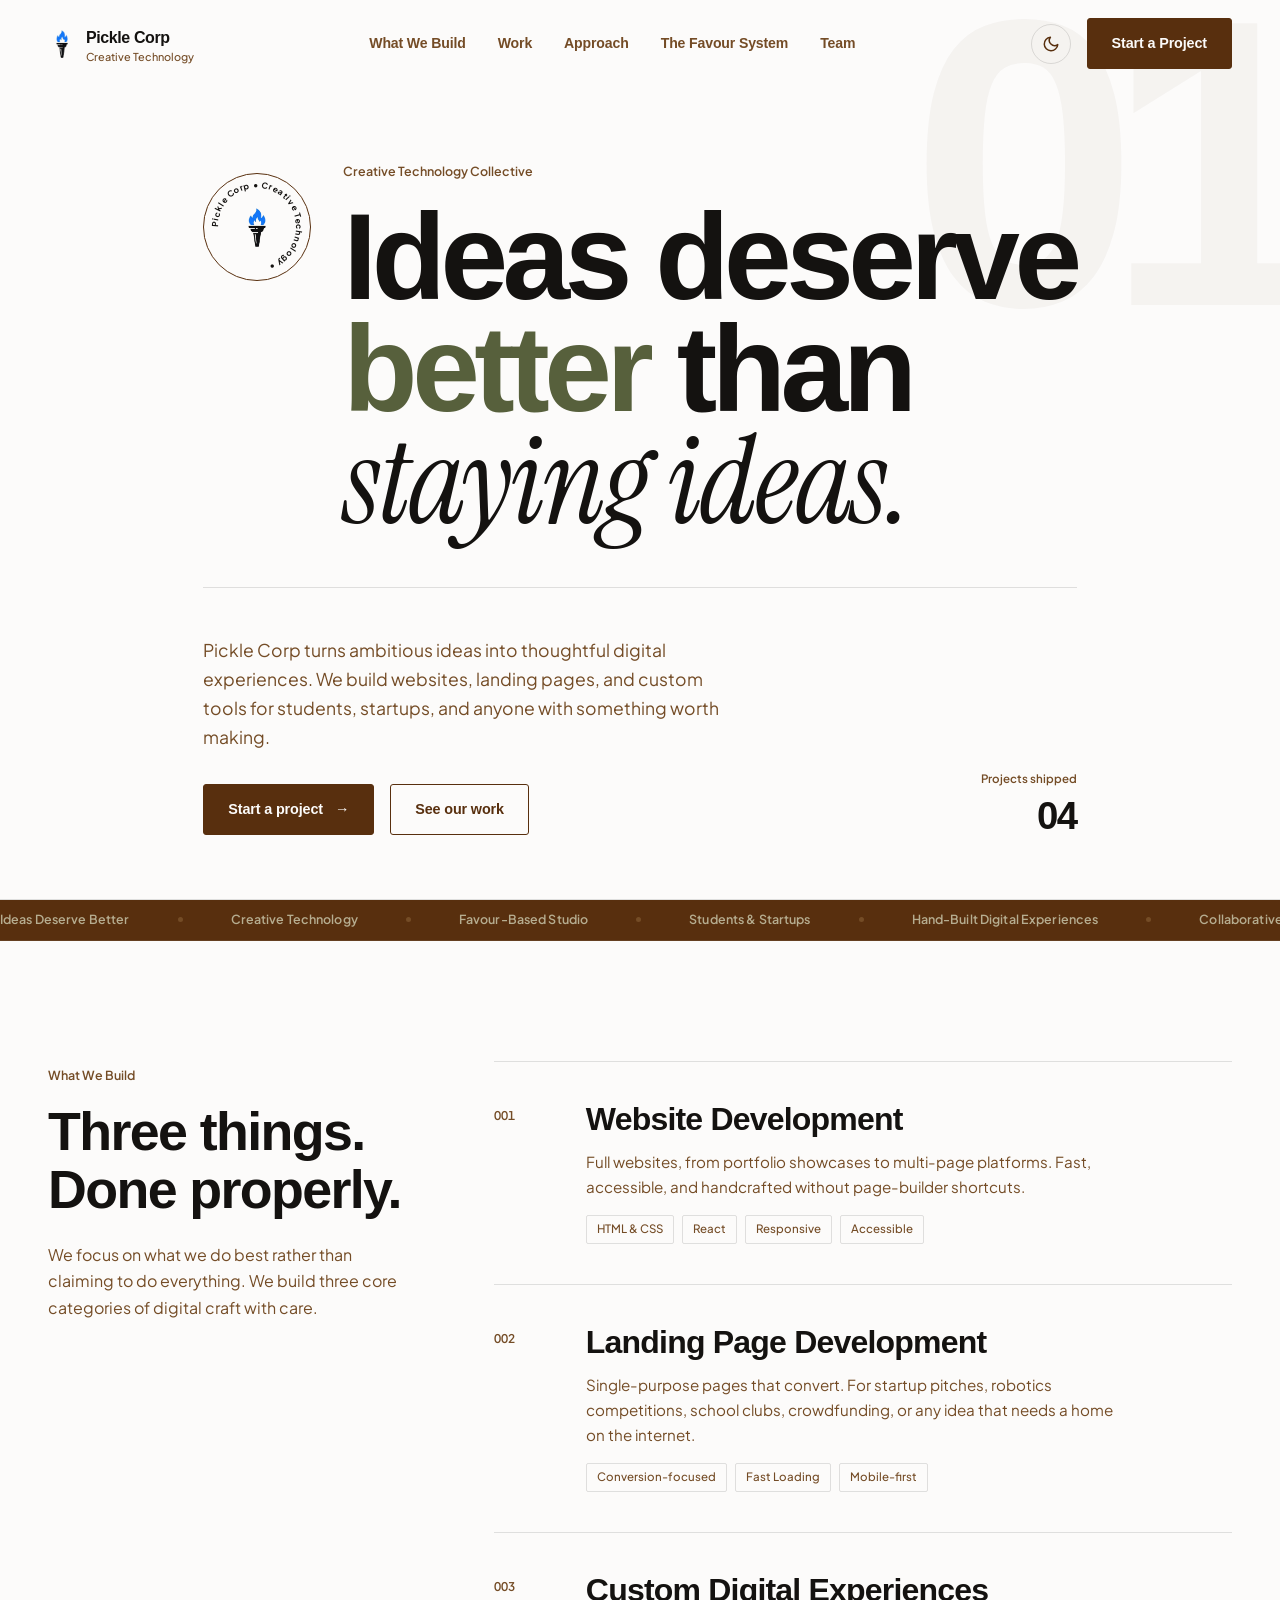
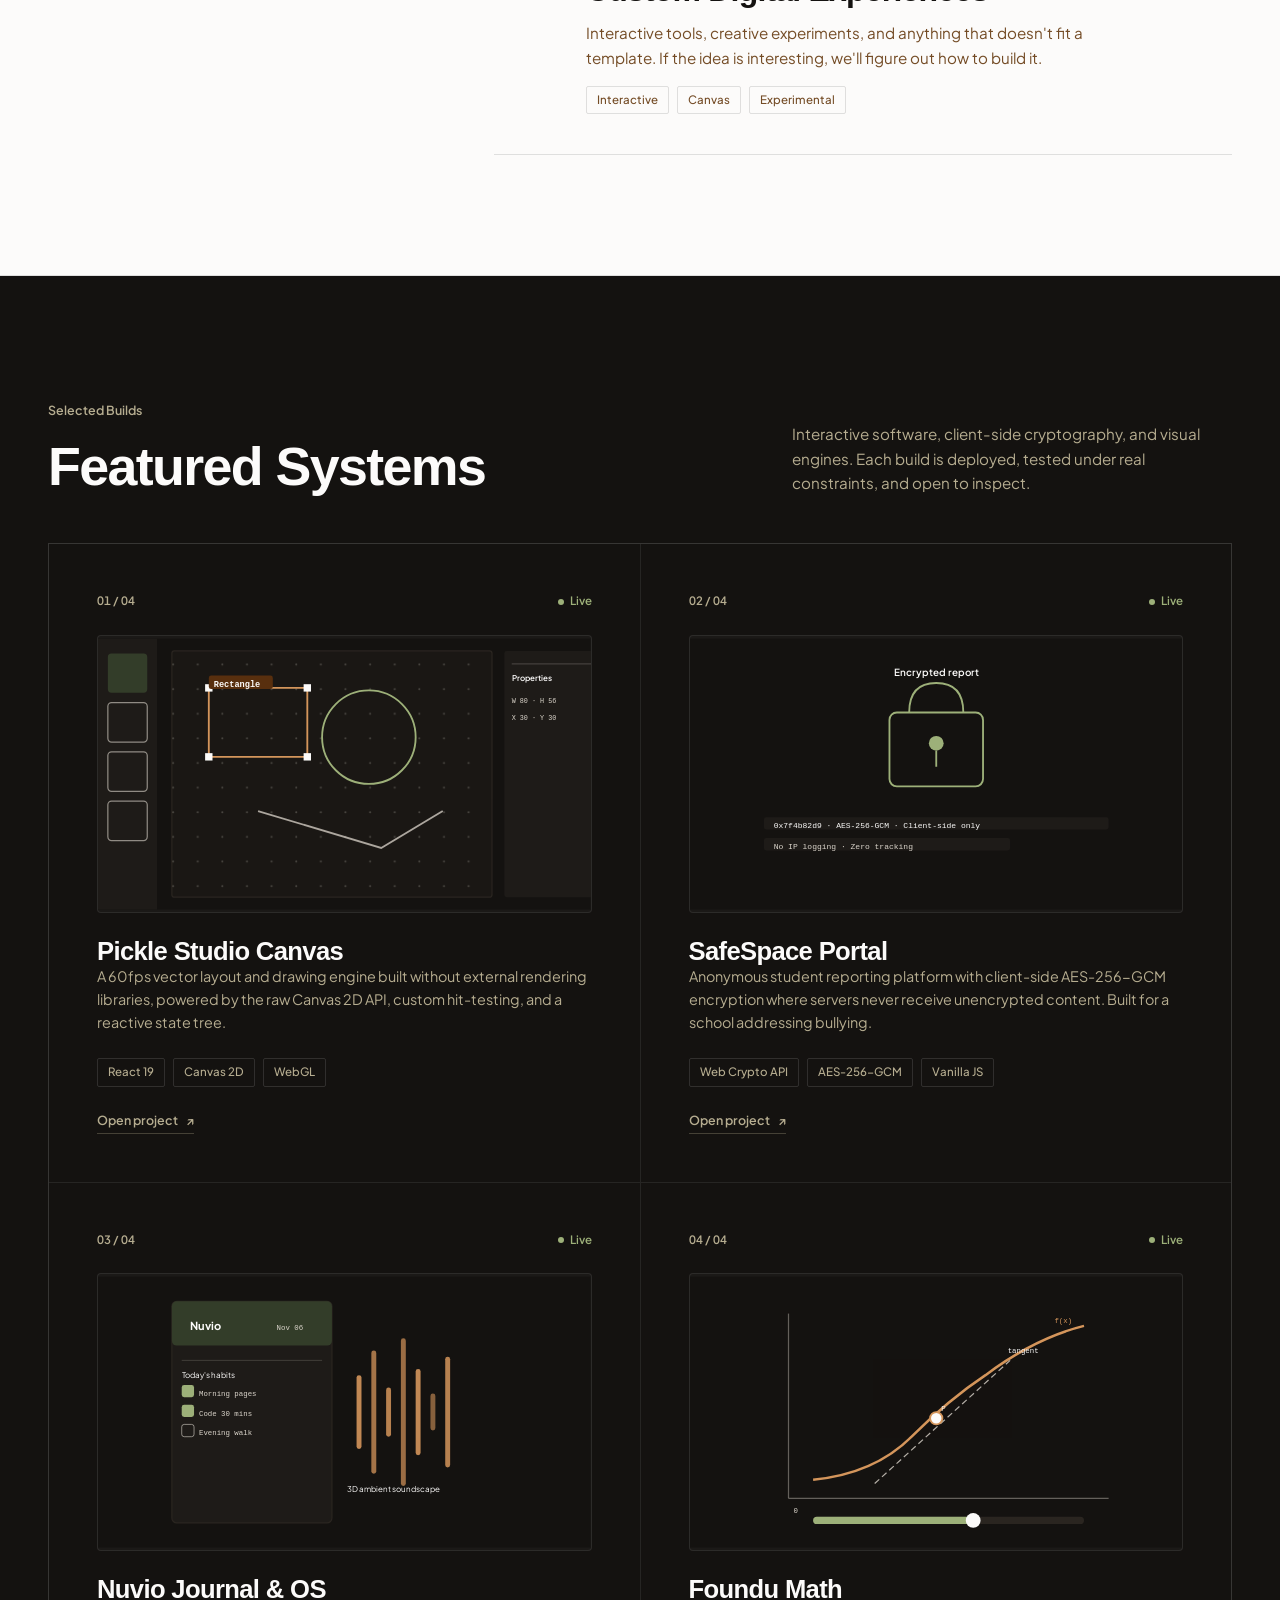
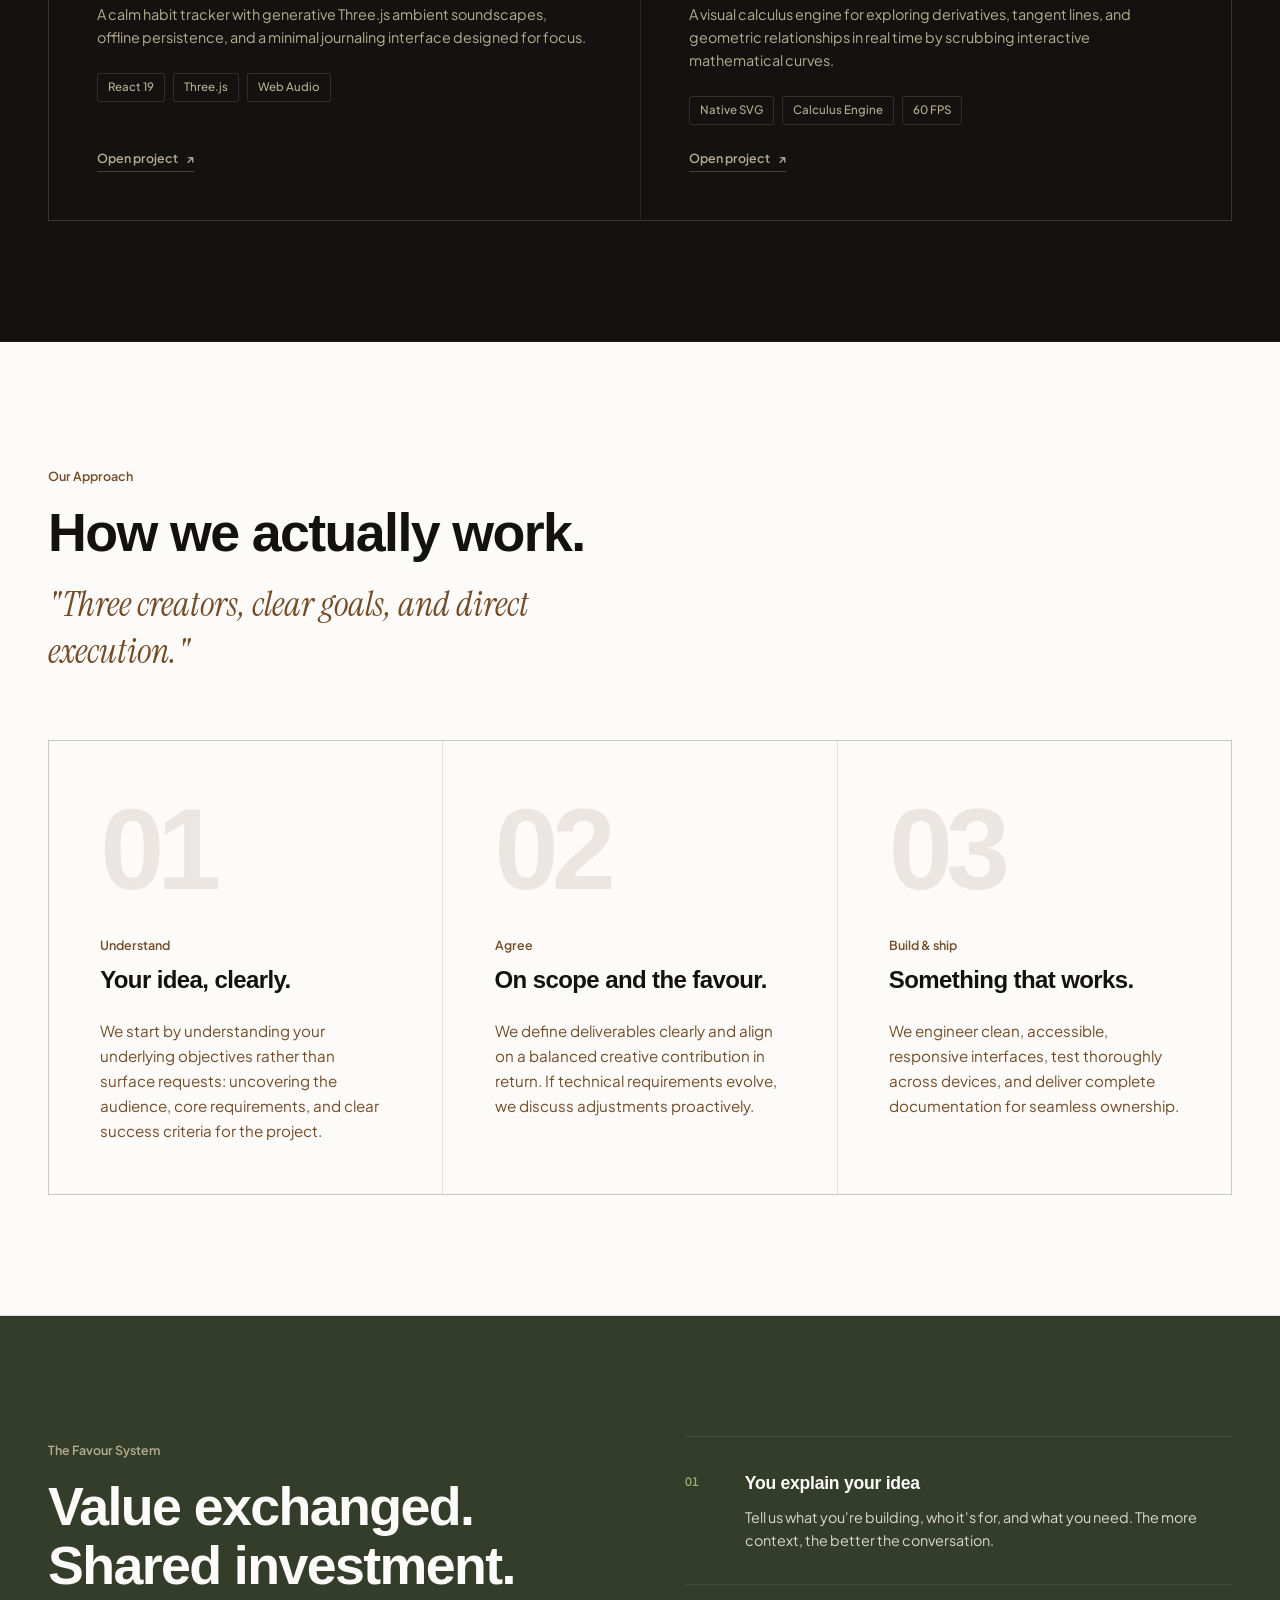
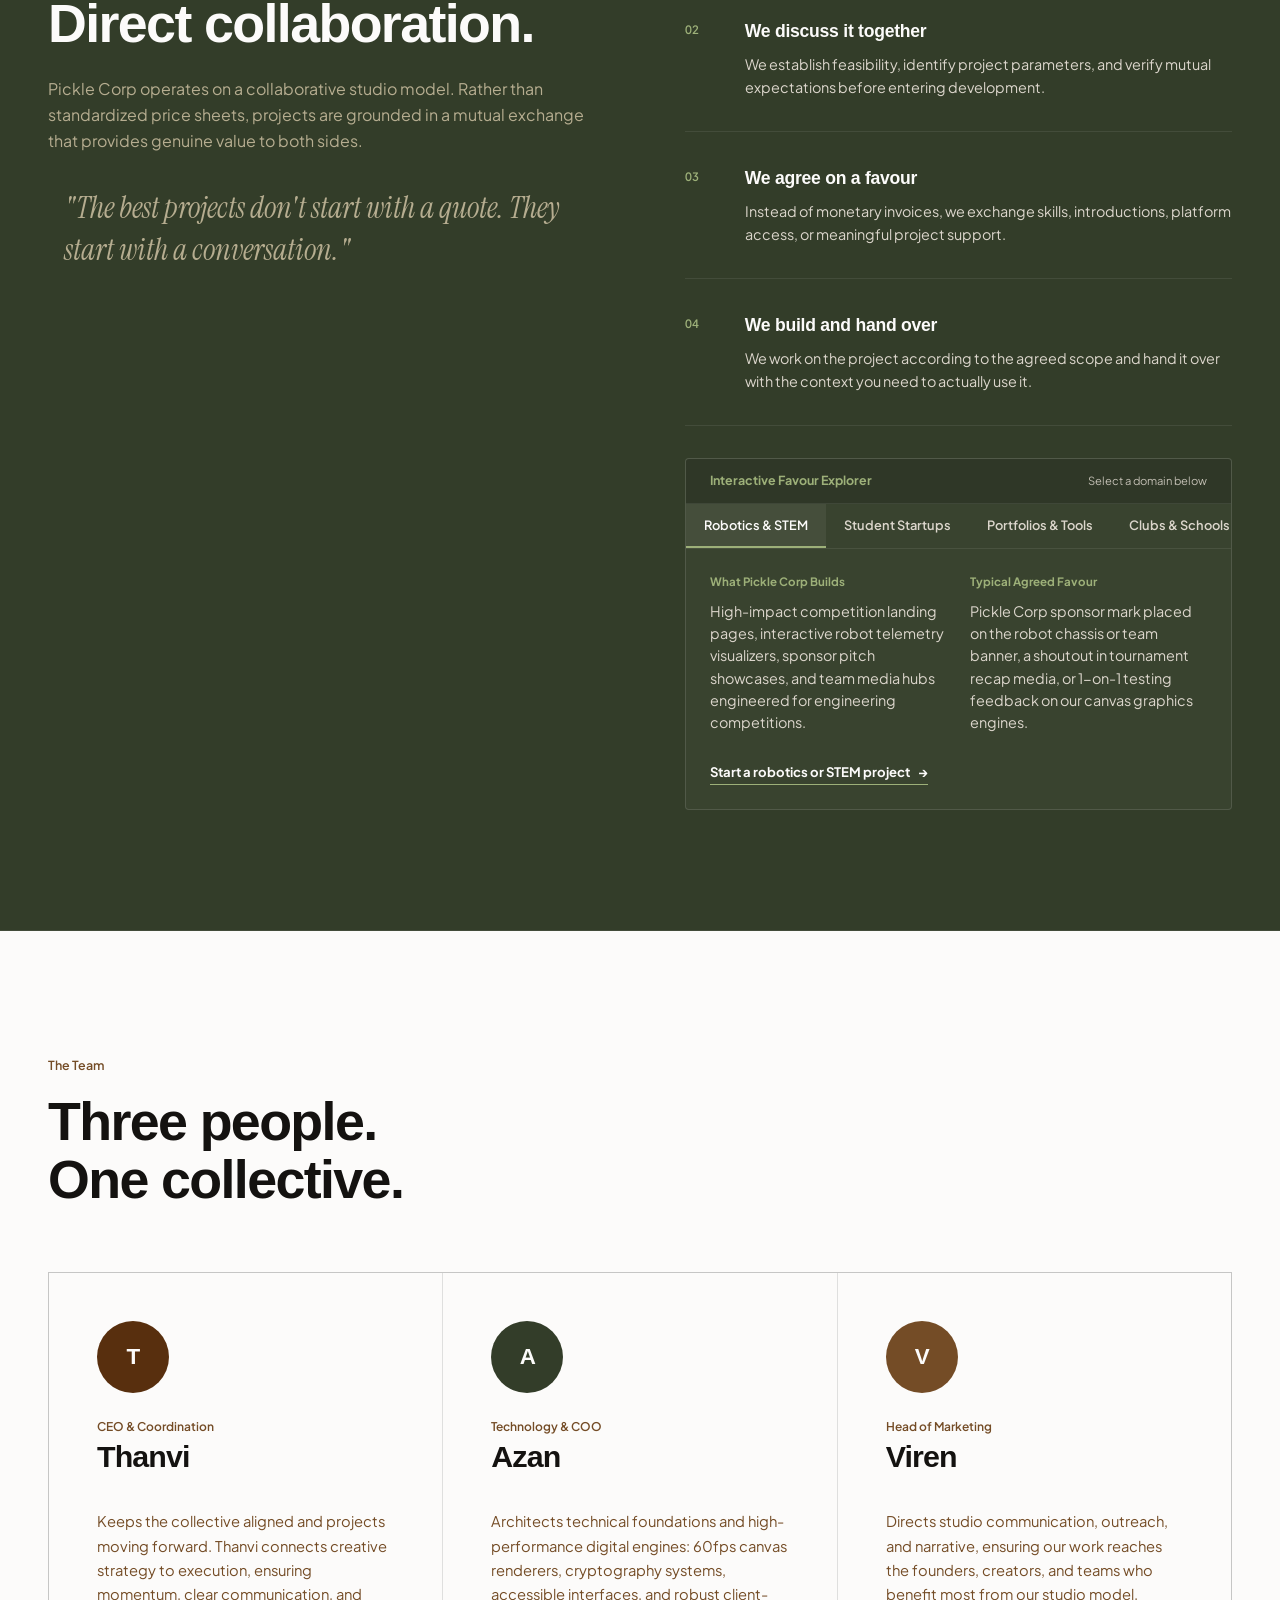
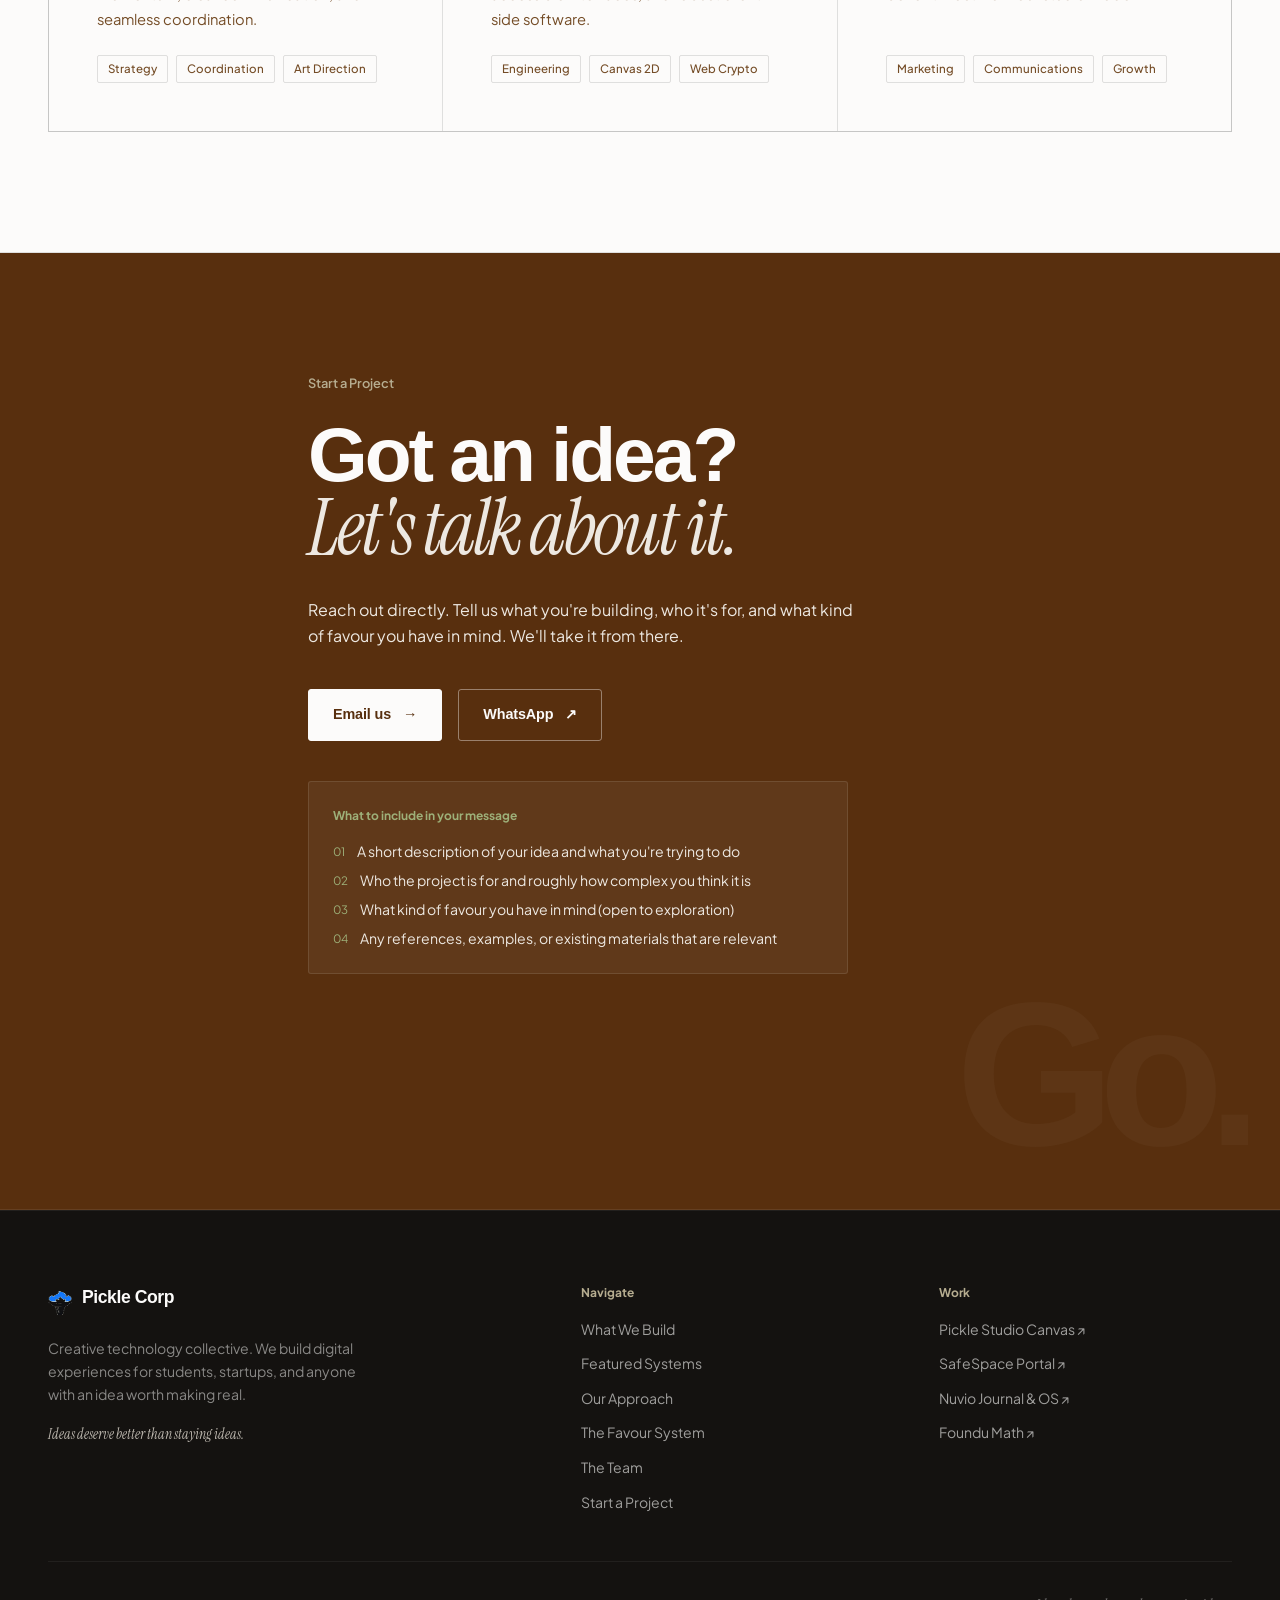
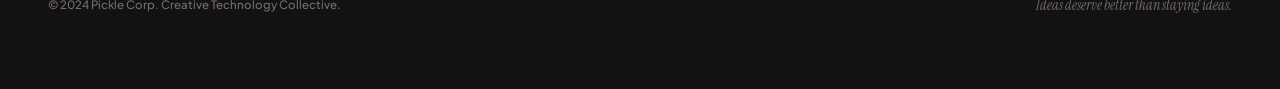
<file: index.html>
<!DOCTYPE html>
<html lang="en">
<head>
  <meta charset="UTF-8" />
  <meta name="viewport" content="width=device-width, initial-scale=1.0" />
  <title>Pickle Corp — Ideas Deserve Better Than Staying Ideas</title>
  <meta name="description" content="Pickle Corp is an independent creative technology collective. We build websites, landing pages, and custom digital experiences on a favour-based studio model." />

  <!-- Open Graph / Facebook / WhatsApp / LinkedIn -->
  <meta property="og:type" content="website" />
  <meta property="og:url" content="https://azanabdullah2752012-ui.github.io/pickle-corp/" />
  <meta property="og:title" content="Pickle Corp — Creative Technology Collective" />
  <meta property="og:description" content="Ideas deserve better than staying ideas. We build websites, landing pages, and custom digital experiences on a favour-based studio model." />
  <meta property="og:image" content="https://azanabdullah2752012-ui.github.io/pickle-corp/og-image.png" />
  <meta property="og:image:width" content="1200" />
  <meta property="og:image:height" content="630" />
  <meta property="og:image:alt" content="Pickle Corp — Creative Technology Collective. Ideas deserve better than staying ideas." />

  <!-- Twitter / X -->
  <meta name="twitter:card" content="summary_large_image" />
  <meta name="twitter:url" content="https://azanabdullah2752012-ui.github.io/pickle-corp/" />
  <meta name="twitter:title" content="Pickle Corp — Creative Technology Collective" />
  <meta name="twitter:description" content="Ideas deserve better than staying ideas. We build websites, landing pages, and custom digital experiences on a favour-based studio model." />
  <meta name="twitter:image" content="https://azanabdullah2752012-ui.github.io/pickle-corp/og-image.png" />
  <meta name="twitter:image:alt" content="Pickle Corp — Creative Technology Collective" />

  <!-- Theme color for mobile browser chrome -->
  <meta name="theme-color" content="#141210" />

  <!-- Preconnect for fonts -->
  <link rel="preconnect" href="https://fonts.googleapis.com" />
  <link rel="preconnect" href="https://fonts.gstatic.com" crossorigin />

  <!-- Font stack: Cabinet Grotesk (display) + Plus Jakarta Sans (body & labels) + Instrument Serif (editorial italic) -->
  <link href="https://api.fontshare.com/v2/css?f[]=cabinet-grotesk@500,700,800,900&display=swap" rel="stylesheet" />
  <link href="https://fonts.googleapis.com/css2?family=Instrument+Serif:ital@0;1&family=Plus+Jakarta+Sans:ital,wght@0,400;0,500;0,600;0,700;0,800;1,400;1,600&display=swap" rel="stylesheet" />

  <!-- Favicon -->
  <link rel="icon" type="image/svg+xml" href="favicon.svg" />
  <link rel="icon" type="image/png" sizes="32x32" href="logo-torch.png" />
  <link rel="apple-touch-icon" href="logo-torch.png" />

  <!-- Immediate Theme Initializer to prevent Flash of Unstyled Content (FOUC) -->
  <script>
    (function () {
      try {
        var saved = localStorage.getItem('pickle-theme');
        var prefersDark = window.matchMedia && window.matchMedia('(prefers-color-scheme: dark)').matches;
        var theme = saved || (prefersDark ? 'dark' : 'light');
        document.documentElement.setAttribute('data-theme', theme);
      } catch (e) {}
    })();
  </script>

  <link rel="stylesheet" href="style.css" />
</head>
<body>

  <!-- ══════════════════════════════════════════ 00: 2-SEC INTRO CURTAIN ══ -->
  <div id="intro-curtain" class="intro-curtain" role="status" aria-label="Pickle Corp intro animation">
    <div class="intro-content">
      <div class="intro-torch-wrap">
        <img src="logo-torch.png" alt="" class="intro-torch" width="44" height="44" />
      </div>
      <div class="intro-brand">
        <span class="intro-title">Pickle Corp</span>
        <span class="intro-sub">Creative Technology Collective</span>
      </div>
      <p class="intro-philosophy">Ideas deserve better than staying ideas.</p>
      <div class="intro-bar-track" aria-hidden="true">
        <div class="intro-bar-fill"></div>
      </div>
    </div>
    <span class="intro-skip-hint">Click anywhere or press Esc to skip</span>
  </div>

  <!-- Skip link for keyboard users -->
  <a class="skip-link" href="#main-content">Skip to main content</a>

  <!-- Scroll progress bar -->
  <div class="scroll-bar" id="scroll-bar" aria-hidden="true"></div>

  <!-- ══════════════════════════════════════════════════════ NAVIGATION ══ -->
  <header class="nav" id="nav" role="banner">
    <div class="nav-inner">

      <a href="#main-content" class="nav-logo" aria-label="Pickle Corp — home">
        <img src="logo-torch.png" alt="" width="28" height="28" class="nav-logo-mark" />
        <div>
          <span class="nav-logo-text">Pickle Corp</span>
          <span class="nav-logo-sub">Creative Technology</span>
        </div>
      </a>

      <nav class="nav-links" aria-label="Primary navigation">
        <a href="#services" class="nav-link">What We Build</a>
        <a href="#work" class="nav-link">Work</a>
        <a href="#approach" class="nav-link">Approach</a>
        <a href="#favour" class="nav-link">The Favour System</a>
        <a href="#team" class="nav-link">Team</a>
      </nav>

      <div class="nav-actions">
        <button
          class="theme-toggle"
          id="theme-toggle"
          type="button"
          aria-label="Switch to dark mode"
          title="Toggle light / dark mode"
        >
          <!-- Sun icon (shown in dark mode to switch to light) -->
          <svg class="theme-icon theme-icon-sun" width="18" height="18" viewBox="0 0 24 24" fill="none" stroke="currentColor" stroke-width="2" stroke-linecap="round" stroke-linejoin="round" aria-hidden="true">
            <circle cx="12" cy="12" r="4"></circle>
            <path d="M12 2v2M12 20v2M4.93 4.93l1.41 1.41M17.66 17.66l1.41 1.41M2 12h2M20 12h2M6.34 17.66l-1.41 1.41M19.07 4.93l-1.41 1.41"></path>
          </svg>
          <!-- Moon icon (shown in light mode to switch to dark) -->
          <svg class="theme-icon theme-icon-moon" width="18" height="18" viewBox="0 0 24 24" fill="none" stroke="currentColor" stroke-width="2" stroke-linecap="round" stroke-linejoin="round" aria-hidden="true">
            <path d="M21 12.79A9 9 0 1 1 11.21 3 7 7 0 0 0 21 12.79z"></path>
          </svg>
        </button>

        <a href="#contact" class="btn btn-primary nav-cta desktop-only">Start a Project</a>

        <button
          class="burger"
          id="burger"
          aria-label="Open navigation menu"
          aria-expanded="false"
          aria-controls="mobile-menu"
        >
          <span></span><span></span><span></span>
        </button>
      </div>
    </div>
  </header>

  <!-- Mobile menu -->
  <div class="mobile-menu" id="mobile-menu" role="dialog" aria-modal="true" aria-label="Navigation menu" aria-hidden="true">
    <nav class="mobile-menu-links" aria-label="Mobile navigation">
      <a href="#services" class="mobile-menu-link mm-close">What We Build</a>
      <a href="#work" class="mobile-menu-link mm-close">Work</a>
      <a href="#approach" class="mobile-menu-link mm-close">Approach</a>
      <a href="#favour" class="mobile-menu-link mm-close">The Favour System</a>
      <a href="#team" class="mobile-menu-link mm-close">Team</a>
      <a href="#contact" class="mobile-menu-link mm-close">Start a Project</a>
    </nav>
    <div class="mobile-menu-footer">
      <button class="theme-toggle-mobile" id="theme-toggle-mobile" type="button" aria-label="Toggle theme">
        <span class="theme-toggle-mobile-label">Theme</span>
        <span class="theme-toggle-mobile-pill" id="theme-mobile-pill">Light</span>
      </button>
      <span class="type-mono" style="color: var(--c3-wood);">Ideas deserve better.</span>
      <span class="stamp" style="color: var(--c3-wood);">Est. 2024</span>
    </div>
  </div>

  <!-- ════════════════════════════════════════════════════════════ MAIN ══ -->
  <main id="main-content">

    <!-- ════════════════════════════════════════════════════ 01: HERO ══ -->
    <section class="hero" aria-label="Introduction">

      <!-- Large ghost background number -->
      <div class="hero-bg-num" aria-hidden="true">01</div>

      <div class="hero-inner">

        <div class="hero-top">

          <!-- Rotating circular stamp -->
          <div class="hero-stamp-wrap reveal" aria-hidden="true">
            <div class="stamp-rotate">
              <svg viewBox="0 0 108 108" aria-hidden="true">
                <defs>
                  <path id="stamp-arc" d="M 54 54 m -40 0 a 40 40 0 1 1 80 0 a 40 40 0 1 1 -80 0" />
                </defs>
                <text font-family="'Plus Jakarta Sans', sans-serif" font-size="8.5" font-weight="700" fill="currentColor" letter-spacing="1">
                  <textPath href="#stamp-arc" startOffset="0%">Pickle Corp • Creative Technology • </textPath>
                </text>
              </svg>
              <div class="stamp-rotate-inner">
                <img src="logo-torch.png" alt="Pickle Corp" width="18" height="40" class="hero-stamp-torch" />
              </div>
            </div>
          </div>

          <!-- Main headline -->
          <div class="hero-headline-wrap">
            <div class="eyebrow eyebrow-espresso reveal" style="margin-bottom: 20px;">Creative Technology Collective</div>
            <h1 class="hero-headline reveal reveal-delay-1">
              Ideas deserve<br>
              <span class="word-alt">better</span> than<br>
              <span class="word-serif">staying ideas.</span>
            </h1>
          </div>

        </div>

        <div class="hero-bottom">

          <div>
            <p class="hero-desc reveal">
              Pickle Corp turns ambitious ideas into thoughtful digital experiences. We build websites, landing pages, and custom tools for students, startups, and anyone with something worth making.
            </p>
            <div class="hero-actions reveal reveal-delay-1">
              <a href="#contact" class="btn btn-primary">
                Start a project
                <span class="btn-arrow" aria-hidden="true">→</span>
              </a>
              <a href="#work" class="btn btn-outline">
                See our work
              </a>
            </div>
          </div>

          <div class="hero-meta reveal reveal-delay-2">
            <span class="hero-meta-label">Projects shipped</span>
            <span class="hero-meta-stat">04</span>
          </div>

        </div>

      </div>
    </section>

    <!-- ══════════════════════════════════════════════════ 02: TICKER ══ -->
    <div class="ticker" aria-hidden="true">
      <div class="ticker-track">
        <!-- Two identical sets for seamless loop -->
        <div class="ticker-item">
          <span class="ticker-text">Ideas Deserve Better</span>
          <span class="ticker-sep"></span>
          <span class="ticker-text">Creative Technology</span>
          <span class="ticker-sep"></span>
          <span class="ticker-text">Favour-Based Studio</span>
          <span class="ticker-sep"></span>
          <span class="ticker-text">Students &amp; Startups</span>
          <span class="ticker-sep"></span>
          <span class="ticker-text">Hand-Built Digital Experiences</span>
          <span class="ticker-sep"></span>
          <span class="ticker-text">Collaborative Craft</span>
          <span class="ticker-sep"></span>
        </div>
        <div class="ticker-item" aria-hidden="true">
          <span class="ticker-text">Ideas Deserve Better</span>
          <span class="ticker-sep"></span>
          <span class="ticker-text">Creative Technology</span>
          <span class="ticker-sep"></span>
          <span class="ticker-text">Favour-Based Studio</span>
          <span class="ticker-sep"></span>
          <span class="ticker-text">Students &amp; Startups</span>
          <span class="ticker-sep"></span>
          <span class="ticker-text">Hand-Built Digital Experiences</span>
          <span class="ticker-sep"></span>
          <span class="ticker-text">Collaborative Craft</span>
          <span class="ticker-sep"></span>
        </div>
      </div>
    </div>

    <!-- ══════════════════════════════════════════════ 03: SERVICES ══ -->
    <section id="services" class="services section-pad" aria-labelledby="services-heading">
      <div class="container">
        <div class="services-layout">

          <div class="services-left">
            <div class="eyebrow eyebrow-espresso reveal">What We Build</div>
            <h2 class="type-h2 services-left-title reveal reveal-delay-1" id="services-heading">
              Three things.<br>Done properly.
            </h2>
            <p class="services-left-desc reveal reveal-delay-2">
              We focus on what we do best rather than claiming to do everything. We build three core categories of digital craft with care.
            </p>
          </div>

          <div class="services-grid" role="list">

            <div class="service-item reveal" role="listitem">
              <span class="service-num type-mono">001</span>
              <div>
                <h3 class="service-title">Website Development</h3>
                <p class="service-desc">
                  Full websites, from portfolio showcases to multi-page platforms. Fast, accessible, and handcrafted without page-builder shortcuts.
                </p>
                <div class="service-tags">
                  <span class="tag">HTML &amp; CSS</span>
                  <span class="tag">React</span>
                  <span class="tag">Responsive</span>
                  <span class="tag">Accessible</span>
                </div>
              </div>
            </div>

            <div class="service-item reveal reveal-delay-1" role="listitem">
              <span class="service-num type-mono">002</span>
              <div>
                <h3 class="service-title">Landing Page Development</h3>
                <p class="service-desc">
                  Single-purpose pages that convert. For startup pitches, robotics competitions, school clubs, crowdfunding, or any idea that needs a home on the internet.
                </p>
                <div class="service-tags">
                  <span class="tag">Conversion-focused</span>
                  <span class="tag">Fast Loading</span>
                  <span class="tag">Mobile-first</span>
                </div>
              </div>
            </div>

            <div class="service-item reveal reveal-delay-2" role="listitem">
              <span class="service-num type-mono">003</span>
              <div>
                <h3 class="service-title">Custom Digital Experiences</h3>
                <p class="service-desc">
                  Interactive tools, creative experiments, and anything that doesn't fit a template. If the idea is interesting, we'll figure out how to build it.
                </p>
                <div class="service-tags">
                  <span class="tag">Interactive</span>
                  <span class="tag">Canvas</span>
                  <span class="tag">Experimental</span>
                </div>
              </div>
            </div>

          </div>
        </div>
      </div>
    </section>

    <!-- ══════════════════════════════════════════════════ 04: WORK ══ -->
    <section id="work" class="work section-pad" aria-labelledby="work-heading">
      <div class="container">

        <div class="work-header">
          <div>
            <div class="eyebrow eyebrow-cream reveal">Selected Builds</div>
            <h2 class="type-h2 work-title reveal reveal-delay-1" id="work-heading">Featured Systems</h2>
          </div>
          <p class="reveal reveal-delay-2" style="color: var(--c5-tan); font-size: 0.95rem; max-width: 440px; line-height: 1.6;">
            Interactive software, client-side cryptography, and visual engines. Each build is deployed, tested under real constraints, and open to inspect.
          </p>
        </div>

        <div class="work-grid">

          <!-- Project 01: Pickle Studio -->
          <article class="work-card reveal">
            <div class="work-card-top">
              <span class="work-card-num type-mono">01 / 04</span>
              <span class="work-card-status">
                <span class="work-card-status-dot" aria-hidden="true"></span>
                Live
              </span>
            </div>

            <!-- Visual mockup: canvas builder -->
            <div class="work-card-visual" aria-hidden="true">
              <svg viewBox="0 0 400 220" xmlns="http://www.w3.org/2000/svg">
                <rect width="400" height="220" fill="#141210"/>
                <!-- toolbar -->
                <rect width="48" height="220" fill="#1e1b18"/>
                <rect x="8" y="12" width="32" height="32" rx="3" fill="#333d29"/>
                <rect x="8" y="52" width="32" height="32" rx="3" fill="transparent" stroke="#dcd6cc" stroke-width="1" opacity="0.6"/>
                <rect x="8" y="92" width="32" height="32" rx="3" fill="transparent" stroke="#dcd6cc" stroke-width="1" opacity="0.6"/>
                <rect x="8" y="132" width="32" height="32" rx="3" fill="transparent" stroke="#dcd6cc" stroke-width="1" opacity="0.6"/>
                <!-- canvas area -->
                <rect x="60" y="10" width="260" height="200" rx="2" fill="#1a1714" stroke="#2a2520" stroke-width="1"/>
                <!-- grid dots -->
                <pattern id="grid" x="0" y="0" width="20" height="20" patternUnits="userSpaceOnUse">
                  <circle cx="1" cy="1" r="0.8" fill="#dcd6cc" opacity="0.25"/>
                </pattern>
                <rect x="60" y="10" width="260" height="200" fill="url(#grid)"/>
                <!-- Elements on canvas -->
                <rect x="90" y="40" width="80" height="56" rx="3" fill="none" stroke="#d4955b" stroke-width="1.5"/>
                <circle cx="220" cy="80" r="38" fill="none" stroke="#9db079" stroke-width="1.5"/>
                <path d="M 130 140 L 230 170 L 280 140" fill="none" stroke="#dcd6cc" stroke-width="1.5" opacity="0.75"/>
                <!-- Selection handles -->
                <rect x="87" y="37" width="6" height="6" fill="#fcfbfa"/>
                <rect x="167" y="37" width="6" height="6" fill="#fcfbfa"/>
                <rect x="87" y="93" width="6" height="6" fill="#fcfbfa"/>
                <rect x="167" y="93" width="6" height="6" fill="#fcfbfa"/>
                <!-- Label -->
                <rect x="90" y="30" width="52" height="11" rx="2" fill="#582f0e"/>
                <text x="94" y="39" font-family="monospace" font-size="7" fill="#fcfbfa" font-weight="600">Rectangle</text>
                <!-- Right panel -->
                <rect x="330" y="10" width="82" height="200" rx="2" fill="#1e1b18"/>
                <rect x="336" y="20" width="70" height="1" fill="#dcd6cc" opacity="0.2"/>
                <text x="336" y="34" font-family="'Plus Jakarta Sans', sans-serif" font-size="6.5" fill="#fcfbfa" font-weight="600">Properties</text>
                <text x="336" y="52" font-family="monospace" font-size="5.5" fill="#dcd6cc">W  80 · H  56</text>
                <text x="336" y="66" font-family="monospace" font-size="5.5" fill="#dcd6cc">X  30 · Y  30</text>
              </svg>
            </div>

            <div>
              <h3 class="work-card-title">Pickle Studio Canvas</h3>
              <p class="work-card-desc">A 60fps vector layout and drawing engine built without external rendering libraries, powered by the raw Canvas 2D API, custom hit-testing, and a reactive state tree.</p>
            </div>

            <div style="display:flex; gap: 8px; flex-wrap:wrap;">
              <span class="tag tag-dark">React 19</span>
              <span class="tag tag-dark">Canvas 2D</span>
              <span class="tag tag-dark">WebGL</span>
            </div>

            <a href="https://azanabdullah2752012-ui.github.io/builder/" target="_blank" rel="noopener noreferrer" class="work-card-link">
              Open project <span aria-hidden="true">↗</span>
            </a>
          </article>

          <!-- Project 02: SafeSpace -->
          <article class="work-card reveal reveal-delay-1">
            <div class="work-card-top">
              <span class="work-card-num type-mono">02 / 04</span>
              <span class="work-card-status">
                <span class="work-card-status-dot" aria-hidden="true"></span>
                Live
              </span>
            </div>

            <div class="work-card-visual" aria-hidden="true">
              <svg viewBox="0 0 400 220" xmlns="http://www.w3.org/2000/svg">
                <rect width="400" height="220" fill="#141210"/>
                <!-- Lock icon large -->
                <rect x="162" y="60" width="76" height="60" rx="6" fill="none" stroke="#9db079" stroke-width="1.5"/>
                <path d="M 178 60 Q 178 36 200 36 Q 222 36 222 60" fill="none" stroke="#9db079" stroke-width="1.5"/>
                <circle cx="200" cy="85" r="6" fill="#9db079"/>
                <line x1="200" y1="91" x2="200" y2="104" stroke="#9db079" stroke-width="1.5"/>
                <!-- Encryption text rows -->
                <rect x="60" y="145" width="280" height="10" rx="2" fill="#1e1b18"/>
                <text x="68" y="153.5" font-family="monospace" font-size="6.5" fill="#fcfbfa">0x7f4b82d9 · AES-256-GCM · Client-side only</text>
                <rect x="60" y="162" width="200" height="10" rx="2" fill="#1e1b18"/>
                <text x="68" y="170.5" font-family="monospace" font-size="6.5" fill="#dcd6cc">No IP logging · Zero tracking</text>
                <!-- Label -->
                <text x="200" y="30" font-family="'Plus Jakarta Sans', sans-serif" font-size="8" fill="#fcfbfa" text-anchor="middle" font-weight="600">Encrypted report</text>
              </svg>
            </div>

            <div>
              <h3 class="work-card-title">SafeSpace Portal</h3>
              <p class="work-card-desc">Anonymous student reporting platform with client-side AES-256-GCM encryption where servers never receive unencrypted content. Built for a school addressing bullying.</p>
            </div>

            <div style="display:flex; gap: 8px; flex-wrap:wrap;">
              <span class="tag tag-dark">Web Crypto API</span>
              <span class="tag tag-dark">AES-256-GCM</span>
              <span class="tag tag-dark">Vanilla JS</span>
            </div>

            <a href="https://azanabdullah2752012-ui.github.io/anti-bullying/" target="_blank" rel="noopener noreferrer" class="work-card-link">
              Open project <span aria-hidden="true">↗</span>
            </a>
          </article>

          <!-- Project 03: Nuvio -->
          <article class="work-card reveal reveal-delay-2">
            <div class="work-card-top">
              <span class="work-card-num type-mono">03 / 04</span>
              <span class="work-card-status">
                <span class="work-card-status-dot" aria-hidden="true"></span>
                Live
              </span>
            </div>

            <div class="work-card-visual" aria-hidden="true">
              <svg viewBox="0 0 400 220" xmlns="http://www.w3.org/2000/svg">
                <rect width="400" height="220" fill="#141210"/>
                <!-- Journal interface -->
                <rect x="60" y="20" width="130" height="180" rx="4" fill="#1e1b18" stroke="#2a2520" stroke-width="1"/>
                <rect x="60" y="20" width="130" height="36" rx="4" fill="#333d29"/>
                <text x="75" y="43" font-family="'Plus Jakarta Sans', sans-serif" font-size="9" fill="#fcfbfa" font-weight="700">Nuvio</text>
                <text x="145" y="43" font-family="monospace" font-size="6" fill="#dcd6cc">Nov 06</text>
                <line x1="68" y1="68" x2="182" y2="68" stroke="#dcd6cc" stroke-width="0.5" opacity="0.3"/>
                <text x="68" y="82" font-family="'Plus Jakarta Sans', sans-serif" font-size="6.5" fill="#fcfbfa">Today's habits</text>
                <!-- habit items -->
                <rect x="68" y="88" width="10" height="10" rx="2" fill="#9db079"/>
                <text x="82" y="97" font-family="monospace" font-size="6" fill="#dcd6cc">Morning pages</text>
                <rect x="68" y="104" width="10" height="10" rx="2" fill="#9db079"/>
                <text x="82" y="113" font-family="monospace" font-size="6" fill="#dcd6cc">Code 30 mins</text>
                <rect x="68" y="120" width="10" height="10" rx="2" fill="none" stroke="#dcd6cc" stroke-width="0.8" opacity="0.6"/>
                <text x="82" y="129" font-family="monospace" font-size="6" fill="#dcd6cc">Evening walk</text>
                <!-- Sound waves on right -->
                <rect x="210" y="80" width="4" height="60" rx="2" fill="#d4955b" opacity="0.9"/>
                <rect x="222" y="60" width="4" height="100" rx="2" fill="#d4955b" opacity="0.75"/>
                <rect x="234" y="90" width="4" height="40" rx="2" fill="#d4955b" opacity="0.85"/>
                <rect x="246" y="50" width="4" height="120" rx="2" fill="#d4955b" opacity="0.7"/>
                <rect x="258" y="75" width="4" height="70" rx="2" fill="#d4955b" opacity="0.9"/>
                <rect x="270" y="95" width="4" height="30" rx="2" fill="#d4955b" opacity="0.6"/>
                <rect x="282" y="65" width="4" height="90" rx="2" fill="#d4955b" opacity="0.85"/>
                <text x="240" y="175" font-family="'Plus Jakarta Sans', sans-serif" font-size="6.5" fill="#fcfbfa" text-anchor="middle">3D ambient soundscape</text>
              </svg>
            </div>

            <div>
              <h3 class="work-card-title">Nuvio Journal &amp; OS</h3>
              <p class="work-card-desc">A calm habit tracker with generative Three.js ambient soundscapes, offline persistence, and a minimal journaling interface designed for focus.</p>
            </div>

            <div style="display:flex; gap: 8px; flex-wrap:wrap;">
              <span class="tag tag-dark">React 19</span>
              <span class="tag tag-dark">Three.js</span>
              <span class="tag tag-dark">Web Audio</span>
            </div>

            <a href="https://azanabdullah2752012-ui.github.io/nuvio/" target="_blank" rel="noopener noreferrer" class="work-card-link">
              Open project <span aria-hidden="true">↗</span>
            </a>
          </article>

          <!-- Project 04: Foundu Math -->
          <article class="work-card reveal reveal-delay-3">
            <div class="work-card-top">
              <span class="work-card-num type-mono">04 / 04</span>
              <span class="work-card-status">
                <span class="work-card-status-dot" aria-hidden="true"></span>
                Live
              </span>
            </div>

            <div class="work-card-visual" aria-hidden="true">
              <svg viewBox="0 0 400 220" xmlns="http://www.w3.org/2000/svg">
                <rect width="400" height="220" fill="#141210"/>
                <!-- Coordinate axes -->
                <line x1="80" y1="180" x2="340" y2="180" stroke="#dcd6cc" stroke-width="1" opacity="0.4"/>
                <line x1="80" y1="30" x2="80" y2="180" stroke="#dcd6cc" stroke-width="1" opacity="0.4"/>
                <!-- Curve -->
                <path d="M 100 165 Q 150 160 180 130 Q 210 100 240 80 Q 280 50 320 40" fill="none" stroke="#d4955b" stroke-width="2"/>
                <!-- Tangent line -->
                <line x1="150" y1="168" x2="260" y2="68" stroke="#dcd6cc" stroke-width="1" stroke-dasharray="5 3" opacity="0.8"/>
                <!-- Point on curve -->
                <circle cx="200" cy="115" r="5" fill="#fcfbfa" stroke="#d4955b" stroke-width="1.5"/>
                <!-- Labels -->
                <text x="84" y="192" font-family="monospace" font-size="6" fill="#dcd6cc">0</text>
                <text x="204" y="109" font-family="monospace" font-size="6" fill="#fcfbfa" opacity="0.95">P</text>
                <text x="258" y="62" font-family="monospace" font-size="6" fill="#fcfbfa">tangent</text>
                <text x="296" y="38" font-family="monospace" font-size="6" fill="#d4955b">f(x)</text>
                <!-- Range scrubber -->
                <rect x="100" y="195" width="220" height="6" rx="3" fill="#2a2520"/>
                <rect x="100" y="195" width="130" height="6" rx="3" fill="#9db079"/>
                <circle cx="230" cy="198" r="6" fill="#fcfbfa"/>
              </svg>
            </div>

            <div>
              <h3 class="work-card-title">Foundu Math</h3>
              <p class="work-card-desc">A visual calculus engine for exploring derivatives, tangent lines, and geometric relationships in real time by scrubbing interactive mathematical curves.</p>
            </div>

            <div style="display:flex; gap: 8px; flex-wrap:wrap;">
              <span class="tag tag-dark">Native SVG</span>
              <span class="tag tag-dark">Calculus Engine</span>
              <span class="tag tag-dark">60 FPS</span>
            </div>

            <a href="https://azanabdullah2752012-ui.github.io/FoundU/" target="_blank" rel="noopener noreferrer" class="work-card-link">
              Open project <span aria-hidden="true">↗</span>
            </a>
          </article>

        </div>
      </div>
    </section>

    <!-- ══════════════════════════════════════════════ 05: APPROACH ══ -->
    <section id="approach" class="approach section-pad" aria-labelledby="approach-heading">
      <div class="container">

        <div class="approach-header">
          <div class="eyebrow eyebrow-espresso reveal">Our Approach</div>
          <h2 class="type-h2 reveal reveal-delay-1" id="approach-heading" style="max-width: 640px;">
            How we actually work.
          </h2>
          <p class="type-serif-pull reveal reveal-delay-2" style="margin-top: 20px; max-width: 540px;">
            "Three creators, clear goals, and direct execution."
          </p>
        </div>

        <div class="approach-steps">

          <div class="approach-step reveal">
            <div class="step-num-large" aria-hidden="true">01</div>
            <div>
              <span class="eyebrow eyebrow-espresso" style="margin-bottom: 10px;">Understand</span>
              <h3 class="step-title">Your idea, clearly.</h3>
            </div>
            <p class="step-desc">
              We start by understanding your underlying objectives rather than surface requests: uncovering the audience, core requirements, and clear success criteria for the project.
            </p>
          </div>

          <div class="approach-step reveal reveal-delay-1">
            <div class="step-num-large" aria-hidden="true">02</div>
            <div>
              <span class="eyebrow eyebrow-espresso" style="margin-bottom: 10px;">Agree</span>
              <h3 class="step-title">On scope and the favour.</h3>
            </div>
            <p class="step-desc">
              We define deliverables clearly and align on a balanced creative contribution in return. If technical requirements evolve, we discuss adjustments proactively.
            </p>
          </div>

          <div class="approach-step reveal reveal-delay-2">
            <div class="step-num-large" aria-hidden="true">03</div>
            <div>
              <span class="eyebrow eyebrow-espresso" style="margin-bottom: 10px;">Build &amp; ship</span>
              <h3 class="step-title">Something that works.</h3>
            </div>
            <p class="step-desc">
              We engineer clean, accessible, responsive interfaces, test thoroughly across devices, and deliver complete documentation for seamless ownership.
            </p>
          </div>

        </div>

      </div>
    </section>

    <!-- ══════════════════════════════════════════════ 06: FAVOUR ══ -->
    <section id="favour" class="favour section-pad" aria-labelledby="favour-heading">
      <div class="container">

        <div class="favour-layout">

          <div class="favour-left">
            <div class="eyebrow eyebrow-cream reveal">The Favour System</div>
            <h2 class="type-h2 favour-headline reveal reveal-delay-1" id="favour-heading">
              Value exchanged.<br>Shared investment.<br>Direct collaboration.
            </h2>
            <p class="favour-desc reveal reveal-delay-2">
              Pickle Corp operates on a collaborative studio model. Rather than standardized price sheets, projects are grounded in a mutual exchange that provides genuine value to both sides.
            </p>

            <blockquote class="favour-pull reveal reveal-delay-3">
              "The best projects don't start with a quote. They start with a conversation."
            </blockquote>
          </div>

          <div>
            <div class="favour-steps reveal">
              <div class="favour-step">
                <span class="favour-step-num type-mono">01</span>
                <div>
                  <h3 class="favour-step-title">You explain your idea</h3>
                  <p class="favour-step-desc">Tell us what you're building, who it's for, and what you need. The more context, the better the conversation.</p>
                </div>
              </div>
              <div class="favour-step">
                <span class="favour-step-num type-mono">02</span>
                <div>
                  <h3 class="favour-step-title">We discuss it together</h3>
                  <p class="favour-step-desc">We establish feasibility, identify project parameters, and verify mutual expectations before entering development.</p>
                </div>
              </div>
              <div class="favour-step">
                <span class="favour-step-num type-mono">03</span>
                <div>
                  <h3 class="favour-step-title">We agree on a favour</h3>
                  <p class="favour-step-desc">Instead of monetary invoices, we exchange skills, introductions, platform access, or meaningful project support.</p>
                </div>
              </div>
              <div class="favour-step">
                <span class="favour-step-num type-mono">04</span>
                <div>
                  <h3 class="favour-step-title">We build and hand over</h3>
                  <p class="favour-step-desc">We work on the project according to the agreed scope and hand it over with the context you need to actually use it.</p>
                </div>
              </div>
            </div>

            <div class="favour-playground reveal reveal-delay-1" id="favour-playground">
              <div class="favour-tabs-header">
                <span class="favour-tabs-title">Interactive Favour Explorer</span>
                <span class="favour-tabs-badge">Select a domain below</span>
              </div>

              <div class="favour-tabs-nav" role="tablist" aria-label="Project domains and favours">
                <button
                  class="favour-tab-btn active"
                  role="tab"
                  id="tab-btn-robotics"
                  data-tab="tab-robotics"
                  aria-selected="true"
                  aria-controls="tab-robotics"
                >
                  Robotics &amp; STEM
                </button>
                <button
                  class="favour-tab-btn"
                  role="tab"
                  id="tab-btn-startup"
                  data-tab="tab-startup"
                  aria-selected="false"
                  aria-controls="tab-startup"
                >
                  Student Startups
                </button>
                <button
                  class="favour-tab-btn"
                  role="tab"
                  id="tab-btn-portfolio"
                  data-tab="tab-portfolio"
                  aria-selected="false"
                  aria-controls="tab-portfolio"
                >
                  Portfolios &amp; Tools
                </button>
                <button
                  class="favour-tab-btn"
                  role="tab"
                  id="tab-btn-clubs"
                  data-tab="tab-clubs"
                  aria-selected="false"
                  aria-controls="tab-clubs"
                >
                  Clubs &amp; Schools
                </button>
              </div>

              <!-- Tab 1: Robotics & STEM -->
              <div
                class="favour-tab-panel active"
                id="tab-robotics"
                role="tabpanel"
                aria-labelledby="tab-btn-robotics"
              >
                <div class="favour-panel-grid">
                  <div>
                    <h4 class="favour-panel-col-title">What Pickle Corp Builds</h4>
                    <p class="favour-panel-col-body">
                      High-impact competition landing pages, interactive robot telemetry visualizers, sponsor pitch showcases, and team media hubs engineered for engineering competitions.
                    </p>
                  </div>
                  <div>
                    <h4 class="favour-panel-col-title">Typical Agreed Favour</h4>
                    <p class="favour-panel-col-body">
                      Pickle Corp sponsor mark placed on the robot chassis or team banner, a shoutout in tournament recap media, or 1-on-1 testing feedback on our canvas graphics engines.
                    </p>
                  </div>
                </div>
                <a href="#contact" class="favour-panel-cta">
                  Start a robotics or STEM project <span aria-hidden="true">→</span>
                </a>
              </div>

              <!-- Tab 2: Student Startups -->
              <div
                class="favour-tab-panel"
                id="tab-startup"
                role="tabpanel"
                aria-labelledby="tab-btn-startup"
                hidden
              >
                <div class="favour-panel-grid">
                  <div>
                    <h4 class="favour-panel-col-title">What Pickle Corp Builds</h4>
                    <p class="favour-panel-col-body">
                      Conversion-focused waitlist landing pages, interactive product simulators, and investor-ready prototype websites that look like a $50k venture studio made them.
                    </p>
                  </div>
                  <div>
                    <h4 class="favour-panel-col-title">Typical Agreed Favour</h4>
                    <p class="favour-panel-col-body">
                      Structured beta testing session with your target audience, co-hosting a student build workshop, or collaborating on open-source libraries.
                    </p>
                  </div>
                </div>
                <a href="#contact" class="favour-panel-cta">
                  Start a startup pitch project <span aria-hidden="true">→</span>
                </a>
              </div>

              <!-- Tab 3: Creative Portfolios & Tools -->
              <div
                class="favour-tab-panel"
                id="tab-portfolio"
                role="tabpanel"
                aria-labelledby="tab-btn-portfolio"
                hidden
              >
                <div class="favour-panel-grid">
                  <div>
                    <h4 class="favour-panel-col-title">What Pickle Corp Builds</h4>
                    <p class="favour-panel-col-body">
                      Bespoke personal portfolio websites, generative audio/visual instruments, custom interactive essays, and creative tools with zero templates.
                    </p>
                  </div>
                  <div>
                    <h4 class="favour-panel-col-title">Typical Agreed Favour</h4>
                    <p class="favour-panel-col-body">
                      Contributing a custom illustration, 3D asset, or sound design track to a future Pickle Corp collective piece, or introducing us to talented student makers.
                    </p>
                  </div>
                </div>
                <a href="#contact" class="favour-panel-cta">
                  Start a portfolio or tool project <span aria-hidden="true">→</span>
                </a>
              </div>

              <!-- Tab 4: Clubs & Schools -->
              <div
                class="favour-tab-panel"
                id="tab-clubs"
                role="tabpanel"
                aria-labelledby="tab-btn-clubs"
                hidden
              >
                <div class="favour-panel-grid">
                  <div>
                    <h4 class="favour-panel-col-title">What Pickle Corp Builds</h4>
                    <p class="favour-panel-col-body">
                      Client-side encrypted reporting platforms (like SafeSpace), club election voting portals, school event calendars, and community publication hubs.
                    </p>
                  </div>
                  <div>
                    <h4 class="favour-panel-col-title">Typical Agreed Favour</h4>
                    <p class="favour-panel-col-body">
                      Campus showcase feature, student community awareness, or sharing our collective's work with school clubs and engineering societies.
                    </p>
                  </div>
                </div>
                <a href="#contact" class="favour-panel-cta">
                  Start a community or club project <span aria-hidden="true">→</span>
                </a>
              </div>
            </div>

          </div>
        </div>

      </div>
    </section>

    <!-- ══════════════════════════════════════════════════ 07: TEAM ══ -->
    <section id="team" class="team section-pad" aria-labelledby="team-heading">
      <div class="container">

        <div class="team-header">
          <div class="eyebrow eyebrow-espresso reveal">The Team</div>
          <h2 class="type-h2 reveal reveal-delay-1" id="team-heading" style="max-width: 560px;">
            Three people.<br>One collective.
          </h2>
        </div>

        <div class="team-grid">

          <!-- Thanvi -->
          <div class="team-card reveal">
            <div class="team-avatar avatar-thanvi" aria-hidden="true">T</div>
            <div>
              <p class="team-role">CEO &amp; Coordination</p>
              <h3 class="team-name">Thanvi</h3>
            </div>
            <p class="team-desc">
              Keeps the collective aligned and projects moving forward. Thanvi connects creative strategy to execution, ensuring momentum, clear communication, and seamless coordination.
            </p>
            <div style="display:flex; gap: 8px; flex-wrap:wrap; margin-top: auto;">
              <span class="tag">Strategy</span>
              <span class="tag">Coordination</span>
              <span class="tag">Art Direction</span>
            </div>
          </div>

          <!-- Azan -->
          <div class="team-card reveal reveal-delay-1">
            <div class="team-avatar avatar-azan" aria-hidden="true">A</div>
            <div>
              <p class="team-role">Technology &amp; COO</p>
              <h3 class="team-name">Azan</h3>
            </div>
            <p class="team-desc">
              Architects technical foundations and high-performance digital engines: 60fps canvas renderers, cryptography systems, accessible interfaces, and robust client-side software.
            </p>
            <div style="display:flex; gap: 8px; flex-wrap:wrap; margin-top: auto;">
              <span class="tag">Engineering</span>
              <span class="tag">Canvas 2D</span>
              <span class="tag">Web Crypto</span>
            </div>
          </div>

          <!-- Viren -->
          <div class="team-card reveal reveal-delay-2">
            <div class="team-avatar avatar-viren" aria-hidden="true">V</div>
            <div>
              <p class="team-role">Head of Marketing</p>
              <h3 class="team-name">Viren</h3>
            </div>
            <p class="team-desc">
              Directs studio communication, outreach, and narrative, ensuring our work reaches the founders, creators, and teams who benefit most from our studio model.
            </p>
            <div style="display:flex; gap: 8px; flex-wrap:wrap; margin-top: auto;">
              <span class="tag">Marketing</span>
              <span class="tag">Communications</span>
              <span class="tag">Growth</span>
            </div>
          </div>

        </div>

      </div>
    </section>

    <!-- ═══════════════════════════════════════════════════ 08: CTA ══ -->
    <section id="contact" class="cta-section section-pad" aria-labelledby="cta-heading">

      <!-- Ghost background text -->
      <div class="cta-bg-text" aria-hidden="true">Go.</div>

      <div class="container cta-inner">

        <span class="cta-label reveal">Start a Project</span>

        <h2 class="cta-headline reveal reveal-delay-1" id="cta-heading">
          Got an idea?<br>
          <em>Let's talk about it.</em>
        </h2>

        <p class="cta-sub reveal reveal-delay-2">
          Reach out directly. Tell us what you're building, who it's for, and what kind of favour you have in mind. We'll take it from there.
        </p>

        <div class="cta-actions reveal reveal-delay-3">
          <a
            href="mailto:pickle.corp.studio@gmail.com?subject=Project%20Idea%20for%20Pickle%20Corp&body=Hi%20Pickle%20Corp%2C%0A%0AHere's%20what%20I'm%20building%3A%0A%0AWho%20it's%20for%3A%0A%0AThe%20favour%20I%20have%20in%20mind%3A%0A"
            class="btn btn-cream"
          >
            Email us
            <span class="btn-arrow" aria-hidden="true">→</span>
          </a>
          <a
            href="https://wa.me/917010059290?text=Hi%20Pickle%20Corp!%20I%20have%20an%20idea%20for%20a%20project%20and%20wanted%20to%20talk%20about%20working%20together."
            class="btn btn-outline-cream"
            id="whatsapp-btn"
            target="_blank"
            rel="noopener noreferrer"
            aria-label="Message Pickle Corp on WhatsApp (+91 70100 59290)"
          >
            WhatsApp
            <span class="btn-arrow" aria-hidden="true">↗</span>
          </a>
        </div>

        <div class="cta-what-to-include reveal reveal-delay-4">
          <p class="cta-include-title">What to include in your message</p>
          <ul class="cta-include-list">
            <li class="cta-include-item">
              <span class="cta-include-mark" aria-hidden="true">01</span>
              A short description of your idea and what you're trying to do
            </li>
            <li class="cta-include-item">
              <span class="cta-include-mark" aria-hidden="true">02</span>
              Who the project is for and roughly how complex you think it is
            </li>
            <li class="cta-include-item">
              <span class="cta-include-mark" aria-hidden="true">03</span>
              What kind of favour you have in mind (open to exploration)
            </li>
            <li class="cta-include-item">
              <span class="cta-include-mark" aria-hidden="true">04</span>
              Any references, examples, or existing materials that are relevant
            </li>
          </ul>
        </div>

        <!-- Official Studio Stamp — Positioned near contact, unboxed, tilted at an angle, zero location -->
        <div
          class="contact-stamp-stage reveal reveal-delay-4"
          id="stamp-stage"
          role="button"
          tabindex="0"
          title="Click to stamp again"
          aria-label="Pickle Corp Studio Verified Stamp"
        >
          <!-- Top-down plunger (drops from overhead, visible only during slam) -->
          <div class="stamp-plunger" id="stamp-plunger" aria-hidden="true">
            <div class="plunger-shadow"></div>
            <div class="plunger-die-rim"></div>
            <div class="plunger-brass-body">
              <div class="plunger-wood-grain"></div>
              <div class="plunger-wood-cap">
                <div class="plunger-center-pin"></div>
              </div>
            </div>
          </div>

          <!-- Shockwave pulse -->
          <div class="stamp-shockwave" id="stamp-shockwave" aria-hidden="true"></div>

          <!-- Inked Rectangular Studio Verification Stamp (At -6deg angle, NO location) -->
          <div class="stamp-imprint" id="stamp-imprint" aria-hidden="true">
            <svg viewBox="0 0 200 72" class="seal-svg" xmlns="http://www.w3.org/2000/svg">
              <!-- Outer hairline border -->
              <rect x="2" y="2" width="196" height="68" rx="3" stroke="currentColor" stroke-width="1.8" fill="none" />
              <!-- Inner fine hairline border -->
              <rect x="5.5" y="5.5" width="189" height="61" rx="1.5" stroke="currentColor" stroke-width="0.8" opacity="0.65" fill="none" />

              <!-- Left emblem divider -->
              <line x1="48" y1="6" x2="48" y2="66" stroke="currentColor" stroke-width="0.8" opacity="0.45" />

              <!-- Text labels (NO location) -->
              <text x="56" y="21" class="stamp-text-small">PICKLE CORP. STUDIO</text>
              <line x1="56" y1="26" x2="188" y2="26" stroke="currentColor" stroke-width="0.6" opacity="0.35" />

              <text x="56" y="44" class="stamp-text-bold">STUDIO VERIFIED</text>
              <line x1="56" y1="50" x2="188" y2="50" stroke="currentColor" stroke-width="0.6" opacity="0.35" />

              <text x="56" y="61" class="stamp-text-meta">CREATIVE TECH • EST. 2024</text>
              <text x="188" y="61" text-anchor="end" class="stamp-text-meta">★ 024</text>
            </svg>

            <!-- Slender Torch logo inside the left compartment -->
            <div class="seal-torch-center">
              <img src="logo-torch.png" alt="" width="16" height="38" class="seal-torch-img" />
            </div>
          </div>
        </div>

      </div>
    </section>

  </main>

  <!-- ═══════════════════════════════════════════════════ FOOTER ══ -->
  <footer class="footer" id="footer" role="contentinfo">
    <div class="container">

      <div class="footer-inner">

        <div>
          <div style="display:flex; align-items:center; gap: 10px; margin-bottom: 14px;">
            <img src="logo-torch.png" alt="" width="24" height="24" />
            <span class="footer-brand-name">Pickle Corp</span>
          </div>
          <p class="footer-brand-desc">
            Creative technology collective. We build digital experiences for students, startups, and anyone with an idea worth making real.
          </p>
          <p style="margin-top: 16px; font-family: var(--font-serif); font-style: italic; font-size: 0.9rem; color: #dcd6cc; opacity: 0.85;">
            Ideas deserve better than staying ideas.
          </p>
        </div>

        <div>
          <p class="footer-col-title">Navigate</p>
          <nav class="footer-links" aria-label="Footer navigation">
            <a href="#services" class="footer-link">What We Build</a>
            <a href="#work" class="footer-link">Featured Systems</a>
            <a href="#approach" class="footer-link">Our Approach</a>
            <a href="#favour" class="footer-link">The Favour System</a>
            <a href="#team" class="footer-link">The Team</a>
            <a href="#contact" class="footer-link">Start a Project</a>
          </nav>
        </div>

        <div>
          <p class="footer-col-title">Work</p>
          <nav class="footer-links" aria-label="Project links">
            <a href="https://azanabdullah2752012-ui.github.io/builder/" target="_blank" rel="noopener noreferrer" class="footer-link">Pickle Studio Canvas ↗</a>
            <a href="https://azanabdullah2752012-ui.github.io/anti-bullying/" target="_blank" rel="noopener noreferrer" class="footer-link">SafeSpace Portal ↗</a>
            <a href="https://azanabdullah2752012-ui.github.io/nuvio/" target="_blank" rel="noopener noreferrer" class="footer-link">Nuvio Journal &amp; OS ↗</a>
            <a href="https://azanabdullah2752012-ui.github.io/FoundU/" target="_blank" rel="noopener noreferrer" class="footer-link">Foundu Math ↗</a>
          </nav>
        </div>

      </div>

      <div class="footer-bottom">
        <span class="footer-copy">© 2024 Pickle Corp. Creative Technology Collective.</span>
        <span class="footer-philosophy">Ideas deserve better than staying ideas.</span>
      </div>

    </div>
  </footer>

  <script src="script.js"></script>
</body>
</html>
</file>
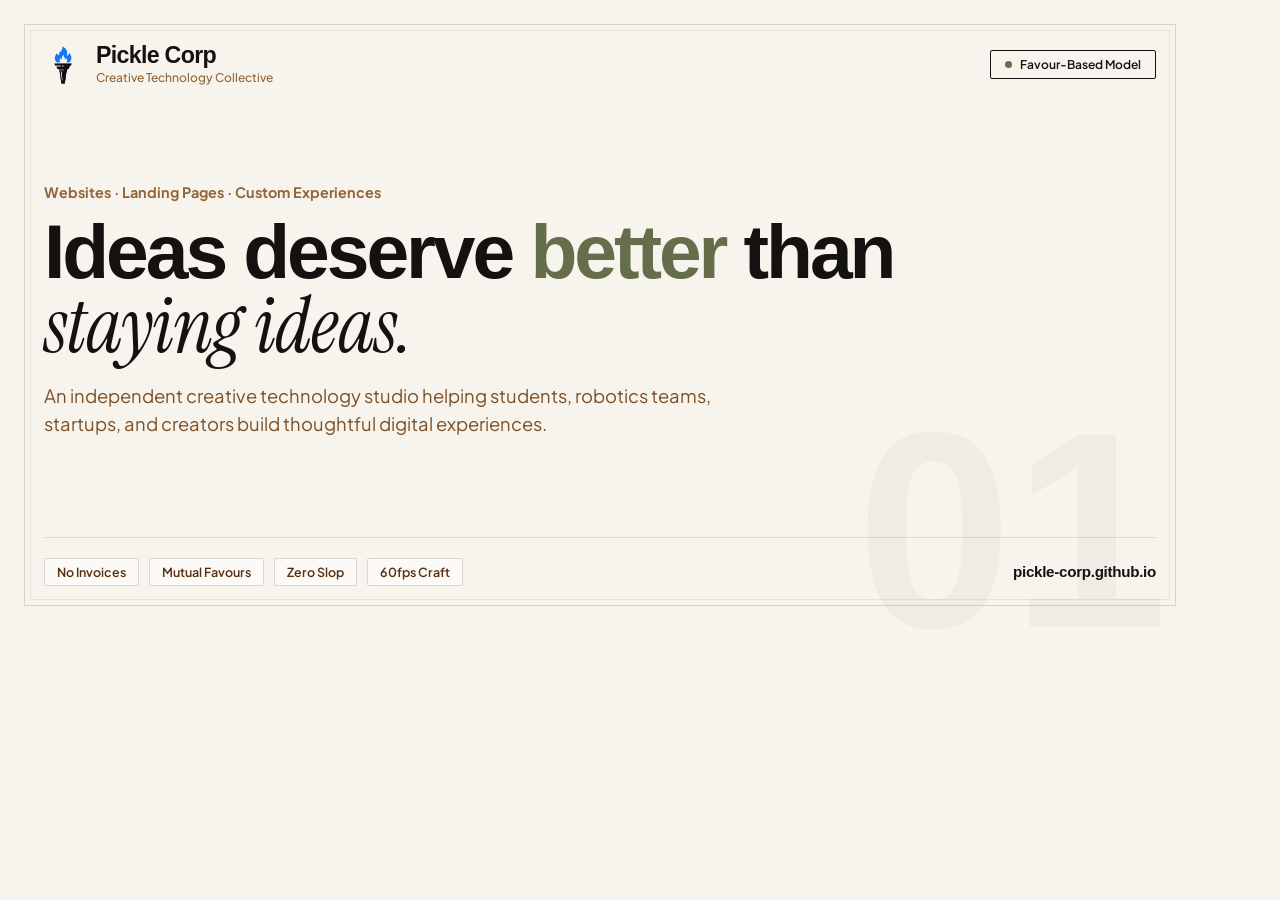
<file: og-image.html>
<!DOCTYPE html>
<html lang="en">
<head>
  <meta charset="UTF-8">
  <style>
    @import url('https://api.fontshare.com/v2/css?f[]=cabinet-grotesk@500,700,800,900&display=swap');
    @import url('https://fonts.googleapis.com/css2?family=Instrument+Serif:ital@0;1&family=Plus+Jakarta+Sans:wght@400;500;600;700;800&display=swap');

    * { box-sizing: border-box; margin: 0; padding: 0; }
    body {
      width: 1200px;
      height: 630px;
      background-color: #f7f4ee;
      color: #141210;
      font-family: 'Plus Jakarta Sans', sans-serif;
      padding: 44px;
      display: flex;
      flex-direction: column;
      justify-content: space-between;
      position: relative;
      overflow: hidden;
      -webkit-font-smoothing: antialiased;
    }

    /* Outer border frame */
    .frame-border {
      position: absolute;
      inset: 24px;
      border: 1.5px solid rgba(20, 18, 16, 0.14);
      pointer-events: none;
    }
    .frame-border-inner {
      position: absolute;
      inset: 30px;
      border: 1px solid rgba(182, 173, 144, 0.25);
      pointer-events: none;
    }

    /* Background watermark number */
    .bg-watermark {
      position: absolute;
      right: 32px;
      bottom: -40px;
      font-family: 'Cabinet Grotesk', sans-serif;
      font-size: 280px;
      font-weight: 900;
      color: rgba(88, 47, 14, 0.04);
      line-height: 1;
      pointer-events: none;
      user-select: none;
    }

    /* Header */
    .header {
      display: flex;
      align-items: center;
      justify-content: space-between;
      position: relative;
      z-index: 2;
    }
    .brand {
      display: flex;
      align-items: center;
      gap: 14px;
    }
    .brand-mark {
      width: 38px;
      height: 38px;
      object-fit: contain;
    }
    .brand-name {
      font-family: 'Cabinet Grotesk', sans-serif;
      font-size: 1.45rem;
      font-weight: 900;
      letter-spacing: -0.03em;
      color: #141210;
      line-height: 1;
    }
    .brand-sub {
      font-size: 0.75rem;
      font-weight: 500;
      color: #936639;
      margin-top: 3px;
    }

    .badge {
      display: inline-flex;
      align-items: center;
      gap: 8px;
      padding: 6px 14px;
      border: 1.5px solid #141210;
      border-radius: 2px;
      font-size: 0.75rem;
      font-weight: 600;
      color: #141210;
    }
    .badge-dot {
      width: 7px;
      height: 7px;
      border-radius: 50%;
      background: #656d4a;
    }

    /* Main Center */
    .main {
      position: relative;
      z-index: 2;
      max-width: 860px;
    }
    .eyebrow {
      font-size: 0.9rem;
      font-weight: 700;
      color: #936639;
      margin-bottom: 14px;
    }
    .headline {
      font-family: 'Cabinet Grotesk', sans-serif;
      font-size: 4.8rem;
      font-weight: 900;
      letter-spacing: -0.04em;
      line-height: 0.96;
      color: #141210;
      margin-bottom: 18px;
    }
    .headline .sage {
      color: #656d4a;
    }
    .headline .serif {
      font-family: 'Instrument Serif', Georgia, serif;
      font-style: italic;
      font-weight: 400;
      letter-spacing: -0.01em;
    }
    .desc {
      font-size: 1.15rem;
      line-height: 1.55;
      color: #7f4f24;
      max-width: 680px;
    }

    /* Footer */
    .footer {
      display: flex;
      align-items: center;
      justify-content: space-between;
      padding-top: 20px;
      border-top: 1px solid rgba(20, 18, 16, 0.12);
      position: relative;
      z-index: 2;
    }
    .tags {
      display: flex;
      gap: 10px;
    }
    .tag {
      padding: 5px 12px;
      border: 1px solid rgba(20, 18, 16, 0.15);
      border-radius: 2px;
      font-size: 0.78rem;
      font-weight: 600;
      color: #582f0e;
      background: rgba(255, 255, 255, 0.5);
    }
    .url {
      font-family: 'Cabinet Grotesk', sans-serif;
      font-size: 0.95rem;
      font-weight: 800;
      letter-spacing: -0.02em;
      color: #141210;
    }
  </style>
</head>
<body>
  <div class="frame-border"></div>
  <div class="frame-border-inner"></div>
  <div class="bg-watermark">01</div>

  <header class="header">
    <div class="brand">
      <img src="logo-torch.png" alt="" class="brand-mark">
      <div>
        <div class="brand-name">Pickle Corp</div>
        <div class="brand-sub">Creative Technology Collective</div>
      </div>
    </div>
    <div class="badge">
      <span class="badge-dot"></span>
      Favour-Based Model
    </div>
  </header>

  <main class="main">
    <div class="eyebrow">Websites · Landing Pages · Custom Experiences</div>
    <h1 class="headline">
      Ideas deserve <span class="sage">better</span> than<br>
      <span class="serif">staying ideas.</span>
    </h1>
    <p class="desc">
      An independent creative technology studio helping students, robotics teams, startups, and creators build thoughtful digital experiences.
    </p>
  </main>

  <footer class="footer">
    <div class="tags">
      <span class="tag">No Invoices</span>
      <span class="tag">Mutual Favours</span>
      <span class="tag">Zero Slop</span>
      <span class="tag">60fps Craft</span>
    </div>
    <div class="url">pickle-corp.github.io</div>
  </footer>
</body>
</html>
</file>
<file: style.css>
/* ═══════════════════════════════════════════════════════════════════════════
   PICKLE CORP™ 2.0 — style.css
   Creative Technology Collective
   Experimental Editorial × Exaggerated Minimalism × Brutalist Confidence
   ═══════════════════════════════════════════════════════════════════════════ */

/* ── Design Tokens (Locked Palette — Do Not Modify) ───────────────────────── */
:root {
  /* Brand Colours */
  --bg-cream:       #fcfbfa;
  --bg-dark:        #141210;
  --c1-espresso:    #582f0e;
  --c2-chestnut:    #744c26;
  --c3-wood:        #744c26;
  --c5-tan:         #b6ad90;
  --c6-sage:        #57603c;
  --c9-deep-forest: #333d29;
  --pc-blue:        #1679fa;

  /* Semantic roles */
  --text-on-cream:  var(--bg-dark);
  --text-on-dark:   var(--bg-cream);
  --text-muted:     var(--c3-wood);
  --accent:         var(--c6-sage);
  --accent-warm:    var(--c2-chestnut);
  --border:         rgba(20, 18, 16, 0.12);
  --border-dark:    rgba(252, 251, 250, 0.12);

  /* Typography */
  --font-display: 'Cabinet Grotesk', -apple-system, BlinkMacSystemFont, sans-serif;
  --font-body:    'Plus Jakarta Sans', -apple-system, BlinkMacSystemFont, sans-serif;
  --font-serif:   'Instrument Serif', Georgia, serif;
  --font-mono:    'Plus Jakarta Sans', -apple-system, BlinkMacSystemFont, sans-serif;
  --font-code:    ui-monospace, SFMono-Regular, Menlo, Monaco, Consolas, monospace;

  /* Spacing scale */
  --space-1: 4px;
  --space-2: 8px;
  --space-3: 12px;
  --space-4: 16px;
  --space-6: 24px;
  --space-8: 32px;
  --space-12: 48px;
  --space-16: 64px;
  --space-20: 80px;
  --space-24: 96px;
  --space-32: 128px;

  /* Layout */
  --max-w: 1320px;
  --gutter: clamp(16px, 4vw, 48px);

  /* Motion */
  --ease-out:    cubic-bezier(0.16, 1, 0.3, 1);
  --ease-spring: cubic-bezier(0.16, 1, 0.3, 1);
  --dur-fast:    180ms;
  --dur-base:    280ms;
  --dur-slow:    420ms;
}

/* ── Reset ────────────────────────────────────────────────────────────────── */
*, *::before, *::after { box-sizing: border-box; margin: 0; padding: 0; }
html {
  font-size: 16px;
  scroll-behavior: smooth;
  -webkit-font-smoothing: antialiased;
  scrollbar-color: var(--c3-wood) var(--bg-cream);
  scrollbar-width: thin;
}
body {
  background-color: var(--bg-cream);
  color: var(--bg-dark);
  font-family: var(--font-body);
  font-size: 1rem;
  line-height: 1.6;
  overflow-x: hidden;
}
body.intro-active {
  overflow: hidden;
}
img, svg, video { display: block; max-width: 100%; }
a {
  color: inherit;
  text-underline-offset: 3px;
  text-decoration-thickness: 1px;
}
button { font-family: inherit; cursor: pointer; }
ul, ol { list-style: none; }

/* ── Themed Browser Surfaces (Selection, Caret, Scrollbars) ─────────────── */
::selection {
  background: var(--c1-espresso);
  color: var(--bg-cream);
}
.section-dark ::selection,
.favour ::selection,
.work ::selection,
.cta-section ::selection,
.footer ::selection {
  background: var(--c6-sage);
  color: var(--bg-dark);
}

:root {
  caret-color: var(--c1-espresso);
}

::-webkit-scrollbar {
  width: 8px;
  height: 8px;
}
::-webkit-scrollbar-track {
  background: var(--bg-cream);
}
::-webkit-scrollbar-thumb {
  background: var(--c5-tan);
  border-radius: 4px;
  border: 2px solid var(--bg-cream);
}
::-webkit-scrollbar-thumb:hover {
  background: var(--c3-wood);
}

/* Skip link */
.skip-link {
  position: fixed;
  top: -100%;
  left: var(--space-4);
  z-index: 10000;
  background: var(--c1-espresso);
  color: var(--bg-cream);
  padding: var(--space-2) var(--space-4);
  font-family: var(--font-mono);
  font-size: 0.75rem;
  font-weight: 600;
  letter-spacing: 0;
  text-decoration: none;
  transition: top var(--dur-fast);
}
.skip-link:focus { top: var(--space-4); }

/* Focus states — never suppress */
:focus-visible {
  outline: 2px solid var(--c1-espresso);
  outline-offset: 3px;
}
.section-dark :focus-visible {
  outline-color: var(--bg-cream);
}

/* ── Typography Scale ─────────────────────────────────────────────────────── */
/* 
  Hero:    clamp(3.5rem, 10vw, 8rem)  / 900 / -0.04em
  H2:      clamp(2rem, 4.5vw, 3.5rem) / 800 / -0.03em
  H3:      clamp(1.3rem, 2.5vw, 1.8rem) / 700
  Body:    1rem / 400 / 1.65
  Mono:    0.75rem / 600 / natural tracking
*/

.type-display {
  font-family: var(--font-display);
  font-size: clamp(3.4rem, 9.5vw, 7.6rem);
  font-weight: 900;
  letter-spacing: -0.04em;
  line-height: 0.92;
  text-wrap: balance;
}

.type-h2 {
  font-family: var(--font-display);
  font-size: clamp(2rem, 4.2vw, 3.4rem);
  font-weight: 800;
  letter-spacing: -0.03em;
  line-height: 1.08;
  text-wrap: balance;
}

.type-h3 {
  font-family: var(--font-display);
  font-size: clamp(1.25rem, 2.2vw, 1.7rem);
  font-weight: 700;
  letter-spacing: -0.02em;
  line-height: 1.2;
}

.type-body {
  font-size: clamp(0.95rem, 1.2vw, 1.05rem);
  font-weight: 400;
  line-height: 1.65;
  color: var(--c2-chestnut);
}

.type-serif-pull {
  font-family: var(--font-serif);
  font-style: italic;
  font-size: clamp(1.4rem, 2.8vw, 2.2rem);
  font-weight: 400;
  line-height: 1.35;
  color: var(--c3-wood);
}

.type-mono {
  font-family: var(--font-body);
  font-size: 0.75rem;
  font-weight: 600;
  letter-spacing: 0;
  font-feature-settings: 'tnum' 1, 'zero' 1;
}

/* ── Layout Utilities ─────────────────────────────────────────────────────── */
.container {
  max-width: var(--max-w);
  margin-inline: auto;
  padding-inline: var(--gutter);
}

.section-pad {
  padding-block: clamp(64px, 10vw, 120px);
}

.section-dark {
  background: var(--bg-dark);
  color: var(--bg-cream);
}

.section-forest {
  background: var(--c9-deep-forest);
  color: var(--bg-cream);
}

/* ── Graphic Language Components ──────────────────────────────────────────── */

/* Stamp */
.stamp {
  display: inline-flex;
  align-items: center;
  justify-content: center;
  font-family: var(--font-body);
  font-size: 0.72rem;
  font-weight: 600;
  letter-spacing: 0;
  border: 1.5px solid currentColor;
  padding: 4px 10px;
  border-radius: 2px;
  user-select: none;
}

/* Rotating stamp (hero badge) */
.stamp-rotate {
  display: inline-flex;
  align-items: center;
  justify-content: center;
  width: 108px;
  height: 108px;
  border-radius: 50%;
  border: 1.5px solid var(--c1-espresso);
  position: relative;
  animation: stamp-spin 18s linear infinite;
  cursor: pointer;
  transition: transform var(--dur-fast) var(--ease-out);
}

.stamp-rotate:hover {
  transform: scale(1.04);
}

.stamp-rotate.burst {
  animation: stamp-burst 0.75s cubic-bezier(0.16, 1, 0.3, 1);
}

@keyframes stamp-burst {
  0%   { transform: rotate(0deg) scale(1); }
  50%  { transform: rotate(180deg) scale(1.1); }
  100% { transform: rotate(360deg) scale(1); }
}

.stamp-rotate-inner {
  position: absolute;
  inset: 0;
  display: flex;
  align-items: center;
  justify-content: center;
  pointer-events: none;
  animation: stamp-counter-spin 18s linear infinite;
}

@keyframes stamp-counter-spin {
  from { transform: rotate(0deg); }
  to   { transform: rotate(-360deg); }
}

.hero-stamp-torch,
.stamp-rotate-inner img {
  width: 18px;
  height: 40px;
  max-width: 18px;
  max-height: 42px;
  object-fit: contain;
  aspect-ratio: 135 / 294;
  display: block;
}

.stamp-rotate svg {
  width: 100%;
  height: 100%;
}

@keyframes stamp-spin {
  to { transform: rotate(360deg); }
}

@media (prefers-reduced-motion: reduce) {
  .stamp-rotate,
  .stamp-rotate-inner { animation: none; }
}

/* Annotation arrow */
.annotation {
  display: inline-flex;
  align-items: center;
  gap: var(--space-2);
  font-family: var(--font-body);
  font-size: 0.72rem;
  font-weight: 500;
  letter-spacing: 0;
  color: var(--c3-wood);
}

/* Number label */
.num-label {
  font-family: var(--font-display);
  font-size: clamp(4rem, 8vw, 7rem);
  font-weight: 900;
  letter-spacing: -0.04em;
  line-height: 1;
  color: var(--c5-tan);
  user-select: none;
}

/* Eyebrow */
.eyebrow {
  display: inline-block;
  font-family: var(--font-body);
  font-size: 0.78rem;
  font-weight: 600;
  letter-spacing: 0;
  margin-bottom: var(--space-4);
  font-feature-settings: 'tnum' 1, 'zero' 1;
}

.eyebrow-cream { color: var(--c5-tan); }
.eyebrow-espresso { color: var(--c3-wood); }

/* Ruled line */
.rule {
  border: none;
  border-top: 1px solid var(--border);
  margin-block: 0;
}
.rule-dark { border-top-color: var(--border-dark); }

/* Tag chip */
.tag {
  display: inline-block;
  font-family: var(--font-body);
  font-size: 0.72rem;
  font-weight: 500;
  letter-spacing: 0;
  color: var(--c3-wood);
  border: 1px solid var(--border);
  padding: 4px 10px;
  border-radius: 2px;
}

.tag-dark {
  color: var(--c5-tan);
  border-color: var(--border-dark);
}

/* ── Buttons ──────────────────────────────────────────────────────────────── */
.btn {
  display: inline-flex;
  align-items: center;
  gap: var(--space-3);
  font-family: var(--font-display);
  font-size: 0.9rem;
  font-weight: 700;
  letter-spacing: -0.01em;
  text-decoration: none;
  padding: 13px 24px;
  border-radius: 3px;
  border: 1.5px solid transparent;
  transition: background var(--dur-base) var(--ease-out),
              color var(--dur-base) var(--ease-out),
              border-color var(--dur-base) var(--ease-out),
              transform var(--dur-fast) var(--ease-out);
  cursor: pointer;
  white-space: nowrap;
}

.btn-primary {
  background: var(--c1-espresso);
  color: var(--bg-cream);
  border-color: var(--c1-espresso);
}
.btn-primary:hover {
  background: var(--c9-deep-forest);
  border-color: var(--c9-deep-forest);
}

.btn-outline {
  background: transparent;
  color: var(--c1-espresso);
  border-color: var(--c1-espresso);
}
.btn-outline:hover {
  background: var(--c1-espresso);
  color: var(--bg-cream);
}

.btn-outline-cream {
  background: transparent;
  color: var(--bg-cream);
  border-color: rgba(252, 251, 250, 0.4);
}
.btn-outline-cream:hover {
  background: var(--bg-cream);
  color: var(--c1-espresso);
  border-color: var(--bg-cream);
}

.btn-cream {
  background: var(--bg-cream);
  color: var(--c1-espresso);
  border-color: var(--bg-cream);
}
.btn-cream:hover {
  background: var(--c5-tan);
  border-color: var(--c5-tan);
}

.btn-arrow {
  display: inline-block;
  transition: transform var(--dur-fast) var(--ease-out);
}
.btn:hover .btn-arrow { transform: translateX(4px); }

/* ── Navigation ───────────────────────────────────────────────────────────── */
.nav {
  position: fixed;
  top: 0;
  left: 0;
  right: 0;
  z-index: 900;
  transition: background var(--dur-base) var(--ease-out),
              backdrop-filter var(--dur-base) var(--ease-out),
              border-color var(--dur-base) var(--ease-out);
  border-bottom: 1px solid transparent;
}

.nav.scrolled {
  background: rgba(252, 251, 250, 0.92);
  backdrop-filter: blur(14px);
  -webkit-backdrop-filter: blur(14px);
  border-bottom-color: var(--border);
}

.nav-inner {
  max-width: var(--max-w);
  margin-inline: auto;
  padding-inline: var(--gutter);
  padding-block: 18px;
  display: flex;
  align-items: center;
  justify-content: space-between;
  gap: var(--space-8);
}

.nav-logo {
  display: flex;
  align-items: center;
  gap: 10px;
  text-decoration: none;
  color: var(--bg-dark);
  flex-shrink: 0;
}

.nav-logo-mark {
  width: 28px;
  height: 28px;
  object-fit: contain;
}

.nav-logo-text {
  font-family: var(--font-display);
  font-size: 1rem;
  font-weight: 800;
  letter-spacing: -0.025em;
  color: var(--bg-dark);
}

.nav-logo-sub {
  font-family: var(--font-body);
  font-size: 0.68rem;
  font-weight: 500;
  letter-spacing: 0;
  color: var(--c3-wood);
  display: block;
  line-height: 1.2;
}

.nav-links {
  display: flex;
  align-items: center;
  gap: var(--space-8);
}

.nav-link {
  font-family: var(--font-display);
  font-size: 0.88rem;
  font-weight: 600;
  letter-spacing: -0.01em;
  text-decoration: none;
  color: var(--c2-chestnut);
  transition: color var(--dur-fast);
  position: relative;
}

.nav-link::after {
  content: '';
  position: absolute;
  bottom: -2px;
  left: 0;
  right: 0;
  height: 1.5px;
  background: var(--c1-espresso);
  transform: scaleX(0);
  transform-origin: left;
  transition: transform var(--dur-base) var(--ease-out);
}

.nav-link:hover { color: var(--c1-espresso); }
.nav-link:hover::after { transform: scaleX(1); }

.nav-actions {
  display: flex;
  align-items: center;
  gap: var(--space-4);
  flex-shrink: 0;
}

.nav-cta {
  flex-shrink: 0;
}

/* Theme Toggle Button (Desktop & Nav) */
.theme-toggle {
  display: inline-flex;
  align-items: center;
  justify-content: center;
  width: 40px;
  height: 40px;
  min-width: 40px;
  min-height: 40px;
  padding: 0;
  border-radius: 50%;
  border: 1.5px solid var(--border);
  background: transparent;
  color: var(--c1-espresso);
  cursor: pointer;
  flex-shrink: 0;
  transition: background var(--dur-fast), border-color var(--dur-fast), color var(--dur-fast), transform var(--dur-fast);
}

.theme-toggle:hover {
  background: rgba(88, 47, 14, 0.08);
  border-color: var(--c1-espresso);
  color: var(--c1-espresso);
}

.theme-toggle:focus-visible {
  outline: 2px solid var(--c1-espresso);
  outline-offset: 2px;
}

.theme-icon {
  display: block;
  width: 18px;
  height: 18px;
  stroke: currentColor;
  transition: transform var(--dur-base) var(--ease-out), opacity var(--dur-fast);
}

/* Mode-dependent icon display */
html:not([data-theme="dark"]) .theme-icon-sun {
  display: none;
}
html:not([data-theme="dark"]) .theme-icon-moon {
  display: block;
}

html[data-theme="dark"] .theme-icon-sun {
  display: block;
}
html[data-theme="dark"] .theme-icon-moon {
  display: none;
}

/* Theme toggle in mobile drawer */
.theme-toggle-mobile {
  display: inline-flex;
  align-items: center;
  gap: var(--space-3);
  padding: 6px 14px;
  border-radius: 9999px;
  border: 1px solid var(--border);
  background: transparent;
  color: var(--bg-dark);
  font-family: var(--font-body);
  font-size: 0.78rem;
  font-weight: 600;
  cursor: pointer;
  transition: all var(--dur-fast);
}

.theme-toggle-mobile-pill {
  display: inline-block;
  padding: 2px 8px;
  border-radius: 9999px;
  background: var(--c1-espresso);
  color: var(--bg-cream);
  font-size: 0.7rem;
  font-weight: 700;
  letter-spacing: 0.05em;
  text-transform: uppercase;
}

/* Burger */
.burger {
  display: none;
  flex-direction: column;
  justify-content: center;
  align-items: center;
  gap: 5px;
  width: 44px;
  height: 44px;
  padding: 10px;
  background: none;
  border: none;
  cursor: pointer;
  flex-shrink: 0;
}

.burger span {
  display: block;
  width: 22px;
  height: 2px;
  background: var(--c1-espresso);
  border-radius: 1px;
  transition: transform var(--dur-base) var(--ease-out),
              opacity var(--dur-base) var(--ease-out);
}

.burger.open span:nth-child(1) { transform: rotate(45deg) translate(5px, 5px); }
.burger.open span:nth-child(2) { opacity: 0; }
.burger.open span:nth-child(3) { transform: rotate(-45deg) translate(5px, -5px); }

/* Mobile menu */
.mobile-menu {
  position: fixed;
  inset: 0;
  z-index: 800;
  background: var(--bg-cream);
  display: flex;
  flex-direction: column;
  justify-content: center;
  padding: var(--space-32) var(--gutter);
  opacity: 0;
  pointer-events: none;
  transform: translateY(-16px);
  transition: opacity var(--dur-slow) var(--ease-out),
              transform var(--dur-slow) var(--ease-out);
}

.mobile-menu.open {
  opacity: 1;
  pointer-events: all;
  transform: translateY(0);
}

.mobile-menu-links {
  display: flex;
  flex-direction: column;
  gap: var(--space-6);
  margin-bottom: var(--space-12);
}

.mobile-menu-link {
  font-family: var(--font-display);
  font-size: clamp(2rem, 7vw, 3.5rem);
  font-weight: 800;
  letter-spacing: -0.04em;
  text-decoration: none;
  color: var(--bg-dark);
  line-height: 1;
  transition: color var(--dur-fast);
}

.mobile-menu-link:hover { color: var(--c3-wood); }

.mobile-menu-footer {
  border-top: 1px solid var(--border);
  padding-top: var(--space-6);
  display: flex;
  align-items: center;
  justify-content: space-between;
  flex-wrap: wrap;
  gap: var(--space-4);
}

/* ── Scroll-reveal Animation (Visible by Default per Anti-Slop Law #1) ───── */
.reveal {
  opacity: 1;
  transform: none;
}

.reveal-delay-1 { transition-delay: 80ms; }
.reveal-delay-2 { transition-delay: 160ms; }
.reveal-delay-3 { transition-delay: 240ms; }
.reveal-delay-4 { transition-delay: 320ms; }

/* ══════════════════════════════════════════════════════════════════════════
   SECTIONS
   ══════════════════════════════════════════════════════════════════════════ */

/* ── 00: INTRO ANIMATION (2.0s Studio Entrance) ─────────────────────────── */
.intro-curtain {
  position: fixed;
  inset: 0;
  z-index: 99999;
  background: var(--bg-dark);
  color: var(--bg-cream);
  display: flex;
  flex-direction: column;
  align-items: center;
  justify-content: center;
  pointer-events: all;
  transition: transform 0.65s cubic-bezier(0.76, 0, 0.24, 1),
              opacity 0.4s ease;
  user-select: none;
}

.intro-curtain.intro-hidden {
  transform: translateY(-100%);
  pointer-events: none;
}

.intro-content {
  display: flex;
  flex-direction: column;
  align-items: center;
  text-align: center;
  gap: var(--space-4);
  max-width: 480px;
  padding: var(--space-6);
}

.intro-torch-wrap {
  position: relative;
  width: 52px;
  height: 52px;
  display: flex;
  align-items: center;
  justify-content: center;
  animation: intro-torch-pop 0.6s var(--ease-out) forwards;
}

.intro-torch {
  width: 44px;
  height: 44px;
  object-fit: contain;
  filter: drop-shadow(0 4px 12px rgba(18, 14, 10, 0.35));
}

.intro-brand {
  display: flex;
  flex-direction: column;
  gap: 4px;
  animation: intro-fade-up 0.7s 0.2s var(--ease-out) both;
}

.intro-title {
  font-family: var(--font-display);
  font-size: clamp(1.8rem, 4vw, 2.4rem);
  font-weight: 900;
  letter-spacing: -0.03em;
  color: var(--bg-cream);
  line-height: 1;
}

.intro-sub {
  font-size: 0.8rem;
  font-weight: 500;
  color: var(--c5-tan);
  letter-spacing: 0;
}

.intro-philosophy {
  font-family: var(--font-serif);
  font-style: italic;
  font-size: 1.05rem;
  color: rgba(252, 251, 250, 0.65);
  animation: intro-fade-up 0.7s 0.4s var(--ease-out) both;
}

.intro-bar-track {
  width: 140px;
  height: 2px;
  background: rgba(252, 251, 250, 0.15);
  border-radius: 1px;
  overflow: hidden;
  margin-top: var(--space-3);
  animation: intro-fade-up 0.7s 0.5s var(--ease-out) both;
}

.intro-bar-fill {
  width: 0%;
  height: 100%;
  background: var(--c6-sage);
  animation: intro-bar-fill-anim 1.6s 0.1s cubic-bezier(0.16, 1, 0.3, 1) forwards;
}

.intro-skip-hint {
  position: absolute;
  bottom: 24px;
  font-size: 0.7rem;
  color: rgba(252, 251, 250, 0.35);
  cursor: pointer;
  animation: intro-fade-up 0.5s 0.8s var(--ease-out) both;
}

@keyframes intro-torch-pop {
  0%   { opacity: 0; transform: scale(0.85); }
  100% { opacity: 1; transform: scale(1); }
}

@keyframes intro-fade-up {
  0%   { opacity: 0; transform: translateY(10px); }
  100% { opacity: 1; transform: translateY(0); }
}

@keyframes intro-bar-fill-anim {
  0%   { width: 0%; }
  100% { width: 100%; }
}

@media (prefers-reduced-motion: reduce) {
  .intro-curtain { display: none !important; }
}

/* ── 01: HERO ─────────────────────────────────────────────────────────────── */
.hero {
  min-height: 100svh;
  background: var(--bg-cream);
  display: flex;
  flex-direction: column;
  justify-content: flex-end;
  padding-top: 90px; /* nav height offset */
  padding-bottom: var(--space-16);
  position: relative;
  overflow: hidden;
  border-bottom: 1px solid var(--border);
}

/* Large background annotation */
.hero-bg-num {
  position: absolute;
  top: -0.1em;
  right: -0.05em;
  font-family: var(--font-display);
  font-size: clamp(14rem, 32vw, 32rem);
  font-weight: 900;
  letter-spacing: -0.08em;
  line-height: 1;
  color: rgba(88, 47, 14, 0.04);
  pointer-events: none;
  user-select: none;
  overflow: hidden;
}

.hero-inner {
  max-width: var(--max-w);
  margin-inline: auto;
  padding-inline: var(--gutter);
  position: relative;
  z-index: 2;
}

.hero-top {
  display: flex;
  align-items: flex-start;
  justify-content: space-between;
  gap: var(--space-8);
  margin-bottom: var(--space-12);
}

.hero-stamp-wrap {
  flex-shrink: 0;
  margin-top: var(--space-4);
}

.hero-headline-wrap {
  flex: 1;
}

.hero-headline {
  font-family: var(--font-display);
  font-size: clamp(3.4rem, 9.5vw, 7.6rem);
  font-weight: 900;
  letter-spacing: -0.045em;
  line-height: 0.92;
  color: var(--bg-dark);
  text-wrap: balance;
}

.hero-headline .word-alt {
  color: var(--c6-sage);
}

.hero-headline .word-serif {
  font-family: var(--font-serif);
  font-weight: 400;
  font-style: italic;
  letter-spacing: -0.02em;
}

.hero-bottom {
  display: grid;
  grid-template-columns: 1fr auto;
  align-items: flex-end;
  gap: var(--space-12);
  padding-top: var(--space-12);
  border-top: 1px solid var(--border);
}

.hero-desc {
  max-width: 520px;
  font-size: clamp(1rem, 1.4vw, 1.1rem);
  font-weight: 400;
  line-height: 1.65;
  color: var(--c2-chestnut);
  margin-bottom: var(--space-8);
}

.hero-actions {
  display: flex;
  align-items: center;
  gap: var(--space-4);
  flex-wrap: wrap;
}

.hero-meta {
  text-align: right;
  flex-shrink: 0;
}

.hero-meta-label {
  font-family: var(--font-body);
  font-size: 0.72rem;
  font-weight: 600;
  letter-spacing: 0;
  color: var(--c3-wood);
  display: block;
  margin-bottom: var(--space-2);
}

.hero-meta-stat {
  font-family: var(--font-display);
  font-size: 2.4rem;
  font-weight: 900;
  letter-spacing: -0.04em;
  color: var(--bg-dark);
  line-height: 1;
  display: block;
}

/* ── 02: TICKER ───────────────────────────────────────────────────────────── */
.ticker {
  background: var(--c1-espresso);
  overflow: hidden;
  padding-block: 10px;
  border-bottom: 1px solid rgba(252, 251, 250, 0.08);
}

.ticker-track {
  display: flex;
  align-items: center;
  gap: 48px;
  white-space: nowrap;
  animation: ticker-move 30s linear infinite;
  width: max-content;
}

.ticker-item {
  display: flex;
  align-items: center;
  gap: 48px;
  flex-shrink: 0;
}

.ticker-text {
  font-family: var(--font-body);
  font-size: 0.78rem;
  font-weight: 600;
  letter-spacing: 0.01em;
  color: var(--c5-tan);
}

.ticker-sep {
  width: 5px;
  height: 5px;
  border-radius: 50%;
  background: var(--c3-wood);
  flex-shrink: 0;
}

@keyframes ticker-move {
  from { transform: translateX(0); }
  to   { transform: translateX(-50%); }
}
@media (prefers-reduced-motion: reduce) {
  .ticker-track { animation: none; }
}

/* ── 03: WHAT WE BUILD ────────────────────────────────────────────────────── */
.services {
  background: var(--bg-cream);
  border-bottom: 1px solid var(--border);
}

.services-layout {
  display: grid;
  grid-template-columns: 1fr 2fr;
  gap: clamp(32px, 6vw, 80px);
  align-items: flex-start;
}

.services-left {
  position: sticky;
  top: 100px;
}

.services-left-title {
  color: var(--bg-dark);
  margin-bottom: var(--space-6);
}

.services-left-desc {
  font-size: 1rem;
  line-height: 1.65;
  color: var(--c2-chestnut);
}

.services-grid {
  display: flex;
  flex-direction: column;
  gap: 0;
}

.service-item {
  display: grid;
  grid-template-columns: 60px 1fr;
  gap: var(--space-8);
  align-items: flex-start;
  padding-block: var(--space-10, 40px);
  border-bottom: 1px solid var(--border);
  transition: background var(--dur-fast);
}

.service-item:first-child { border-top: 1px solid var(--border); }

.service-num {
  font-family: var(--font-body);
  font-size: 0.75rem;
  font-weight: 600;
  letter-spacing: 0;
  color: var(--c3-wood);
  padding-top: 4px;
}

.service-title {
  font-family: var(--font-display);
  font-size: clamp(1.4rem, 2.5vw, 2rem);
  font-weight: 800;
  letter-spacing: -0.025em;
  color: var(--bg-dark);
  margin-bottom: var(--space-3);
  line-height: 1.1;
}

.service-desc {
  font-size: 0.95rem;
  line-height: 1.65;
  color: var(--c2-chestnut);
  max-width: 540px;
}

.service-tags {
  display: flex;
  flex-wrap: wrap;
  gap: var(--space-2);
  margin-top: var(--space-4);
}

/* ── 04: SELECTED WORK ────────────────────────────────────────────────────── */
.work {
  background: var(--bg-dark);
  border-bottom: 1px solid rgba(252, 251, 250, 0.06);
}

.work-header {
  display: flex;
  align-items: flex-end;
  justify-content: space-between;
  gap: var(--space-8);
  margin-bottom: var(--space-12);
  flex-wrap: wrap;
}

.work-title { color: var(--bg-cream); }

.work-grid {
  display: grid;
  grid-template-columns: repeat(2, 1fr);
  gap: 1px;
  background: rgba(252, 251, 250, 0.08);
  border: 1px solid rgba(252, 251, 250, 0.08);
}

.work-card {
  background: var(--bg-dark);
  padding: clamp(24px, 4vw, 48px);
  display: flex;
  flex-direction: column;
  gap: var(--space-6);
  transition: background var(--dur-base) var(--ease-out);
  text-decoration: none;
  color: inherit;
  position: relative;
}

.work-card:hover { background: rgba(252, 251, 250, 0.03); }

.work-card-top {
  display: flex;
  align-items: flex-start;
  justify-content: space-between;
  gap: var(--space-4);
}

.work-card-num {
  font-family: var(--font-body);
  font-size: 0.72rem;
  font-weight: 600;
  letter-spacing: 0;
  color: var(--c5-tan);
}

.work-card-status {
  display: inline-flex;
  align-items: center;
  gap: 6px;
  font-family: var(--font-body);
  font-size: 0.72rem;
  font-weight: 600;
  letter-spacing: 0;
  color: #9db079;
}

.work-card-status-dot {
  width: 6px;
  height: 6px;
  border-radius: 50%;
  background: #9db079;
}

.work-card-visual {
  aspect-ratio: 16 / 9;
  background: rgba(252, 251, 250, 0.03);
  border: 1px solid rgba(252, 251, 250, 0.08);
  border-radius: 4px;
  display: flex;
  align-items: center;
  justify-content: center;
  overflow: hidden;
  position: relative;
}

/* SVG mini mockups for each project */
.work-card-visual svg {
  width: 100%;
  height: 100%;
}

.work-card-title {
  font-family: var(--font-display);
  font-size: clamp(1.2rem, 2vw, 1.6rem);
  font-weight: 800;
  letter-spacing: -0.025em;
  color: var(--bg-cream);
  line-height: 1.1;
}

.work-card-desc {
  font-size: 0.9rem;
  line-height: 1.6;
  color: var(--c5-tan);
}

.work-card-link {
  display: inline-flex;
  align-items: center;
  gap: var(--space-2);
  font-family: var(--font-body);
  font-size: 0.78rem;
  font-weight: 600;
  letter-spacing: 0;
  text-decoration: none;
  color: var(--c5-tan);
  transition: color var(--dur-fast), gap var(--dur-fast);
  border-bottom: 1px solid rgba(182, 173, 144, 0.3);
  padding-bottom: 2px;
  width: fit-content;
  margin-top: auto;
}

.work-card:hover .work-card-link { color: var(--bg-cream); border-bottom-color: rgba(252,251,250,0.5); }

/* ── 05: OUR APPROACH ─────────────────────────────────────────────────────── */
.approach {
  background: var(--bg-cream);
  border-bottom: 1px solid var(--border);
}

.approach-header {
  margin-bottom: var(--space-16);
}

.approach-steps {
  display: grid;
  grid-template-columns: repeat(3, 1fr);
  gap: 1px;
  background: var(--border);
  border: 1px solid var(--border);
}

.approach-step {
  background: var(--bg-cream);
  padding: clamp(28px, 4vw, 56px);
  display: flex;
  flex-direction: column;
  gap: var(--space-6);
}

.step-num-large {
  font-family: var(--font-display);
  font-size: clamp(5rem, 9vw, 8rem);
  font-weight: 900;
  letter-spacing: -0.06em;
  line-height: 1;
  color: rgba(88, 47, 14, 0.1);
  user-select: none;
}

.step-title {
  font-family: var(--font-display);
  font-size: clamp(1.2rem, 2vw, 1.5rem);
  font-weight: 800;
  letter-spacing: -0.025em;
  color: var(--bg-dark);
  line-height: 1.15;
}

.step-desc {
  font-size: 0.95rem;
  line-height: 1.65;
  color: var(--c2-chestnut);
}

/* ── 06: THE FAVOUR SYSTEM ────────────────────────────────────────────────── */
.favour {
  background: var(--c9-deep-forest);
  color: var(--bg-cream);
  border-bottom: 1px solid rgba(252, 251, 250, 0.08);
}

.favour-layout {
  display: grid;
  grid-template-columns: 1fr 1fr;
  gap: clamp(40px, 7vw, 96px);
  align-items: flex-start;
  min-width: 0;
  max-width: 100%;
}

.favour-layout > * {
  min-width: 0;
  max-width: 100%;
}

.favour-left {
  position: sticky;
  top: 100px;
}

.favour-headline {
  color: var(--bg-cream);
  margin-bottom: var(--space-6);
}

.favour-desc {
  font-size: 1rem;
  line-height: 1.65;
  color: var(--c5-tan);
  margin-bottom: var(--space-8);
}

.favour-pull {
  font-family: var(--font-serif);
  font-style: italic;
  font-size: clamp(1.3rem, 2.4vw, 1.9rem);
  line-height: 1.4;
  color: var(--c5-tan);
  padding-left: var(--space-4);
  position: relative;
}

.favour-steps {
  display: flex;
  flex-direction: column;
  gap: 0;
}

.favour-step {
  display: grid;
  grid-template-columns: 36px 1fr;
  gap: var(--space-6);
  align-items: flex-start;
  padding-block: var(--space-8);
  border-bottom: 1px solid rgba(252, 251, 250, 0.08);
}

.favour-step:first-child { border-top: 1px solid rgba(252, 251, 250, 0.08); }

.favour-step-num {
  font-family: var(--font-body);
  font-size: 0.72rem;
  font-weight: 600;
  letter-spacing: 0;
  color: #9db079;
  padding-top: 4px;
}

.favour-step-title {
  font-family: var(--font-display);
  font-size: 1.1rem;
  font-weight: 700;
  letter-spacing: -0.015em;
  color: var(--bg-cream);
  margin-bottom: var(--space-2);
}

.favour-step-desc {
  font-size: 0.9rem;
  line-height: 1.6;
  color: #dcd6cc;
}

/* Favour Interactive Playground */
.favour-playground {
  margin-top: var(--space-8);
  border: 1px solid rgba(252, 251, 250, 0.12);
  border-radius: 4px;
  background: rgba(252, 251, 250, 0.03);
  overflow: hidden;
  min-width: 0;
  max-width: 100%;
}

.favour-tabs-header {
  display: flex;
  align-items: center;
  justify-content: space-between;
  padding: var(--space-3) var(--space-6);
  border-bottom: 1px solid rgba(252, 251, 250, 0.08);
  background: rgba(0, 0, 0, 0.18);
  flex-wrap: wrap;
  gap: var(--space-2);
}

.favour-tabs-title {
  font-family: var(--font-body);
  font-size: 0.78rem;
  font-weight: 700;
  letter-spacing: 0;
  color: #9db079;
}

.favour-tabs-badge {
  font-size: 0.7rem;
  color: #dcd6cc;
  opacity: 0.85;
}

.favour-tabs-nav {
  display: flex;
  overflow-x: auto;
  border-bottom: 1px solid rgba(252, 251, 250, 0.08);
  scrollbar-width: none;
}
.favour-tabs-nav::-webkit-scrollbar { display: none; }

.favour-tab-btn {
  background: transparent;
  border: none;
  border-bottom: 2px solid transparent;
  color: #dcd6cc;
  font-family: var(--font-body);
  font-size: 0.8rem;
  font-weight: 600;
  min-height: 44px;
  display: inline-flex;
  align-items: center;
  justify-content: center;
  padding: 10px 18px;
  white-space: nowrap;
  cursor: pointer;
  transition: color var(--dur-fast), border-color var(--dur-fast), background var(--dur-fast);
}

.favour-tab-btn:hover {
  color: var(--bg-cream);
  background: rgba(252, 251, 250, 0.04);
}

.favour-tab-btn:focus-visible {
  outline: 2px solid var(--bg-cream);
  outline-offset: -2px;
}

.favour-tab-btn.active {
  color: var(--bg-cream);
  border-bottom-color: #9db079;
  background: rgba(252, 251, 250, 0.06);
}

.favour-tab-panel {
  padding: var(--space-6);
  display: none;
  animation: favour-panel-fade 0.25s var(--ease-out) forwards;
}

.favour-tab-panel.active {
  display: block;
}

@keyframes favour-panel-fade {
  from { opacity: 0; transform: translateY(6px); }
  to   { opacity: 1; transform: translateY(0); }
}

.favour-panel-grid {
  display: grid;
  grid-template-columns: 1fr 1fr;
  gap: var(--space-6);
  margin-bottom: var(--space-6);
}

.favour-panel-col-title {
  font-size: 0.72rem;
  font-weight: 700;
  color: #9db079;
  margin-bottom: var(--space-2);
}

.favour-panel-col-body {
  font-size: 0.9rem;
  line-height: 1.55;
  color: #dcd6cc;
}

.favour-panel-cta {
  display: inline-flex;
  align-items: center;
  gap: var(--space-2);
  font-size: 0.82rem;
  font-weight: 700;
  color: var(--bg-cream);
  text-decoration: none;
  border-bottom: 1px solid #9db079;
  padding-bottom: 2px;
  transition: gap var(--dur-fast), color var(--dur-fast);
}

.favour-panel-cta:hover {
  color: #ede8e1;
  gap: var(--space-3);
}

@media (max-width: 640px) {
  .favour-panel-grid { grid-template-columns: 1fr; gap: var(--space-4); }
}

/* ── 07: MEET THE TEAM ────────────────────────────────────────────────────── */
.team {
  background: var(--bg-cream);
  border-bottom: 1px solid var(--border);
}

.team-header {
  margin-bottom: var(--space-16);
}

.team-grid {
  display: grid;
  grid-template-columns: repeat(3, 1fr);
  gap: 1px;
  background: var(--border);
  border: 1px solid var(--border);
}

.team-card {
  background: var(--bg-cream);
  padding: clamp(24px, 4vw, 48px);
  display: flex;
  flex-direction: column;
  gap: var(--space-6);
}

.team-avatar {
  width: 72px;
  height: 72px;
  border-radius: 50%;
  display: flex;
  align-items: center;
  justify-content: center;
  font-family: var(--font-display);
  font-size: 1.4rem;
  font-weight: 900;
  letter-spacing: -0.04em;
  color: var(--bg-cream);
  flex-shrink: 0;
  border: 2px solid transparent;
}

.avatar-thanvi { background: var(--c1-espresso); }
.avatar-azan   { background: var(--c9-deep-forest); }
.avatar-viren  { background: var(--c2-chestnut); }

.team-role {
  font-family: var(--font-body);
  font-size: 0.75rem;
  font-weight: 600;
  letter-spacing: 0;
  color: var(--c3-wood);
  margin-bottom: var(--space-1);
}

.team-name {
  font-family: var(--font-display);
  font-size: clamp(1.4rem, 2.5vw, 1.9rem);
  font-weight: 800;
  letter-spacing: -0.03em;
  color: var(--bg-dark);
  line-height: 1.1;
  margin-bottom: var(--space-3);
}

.team-desc {
  font-size: 0.92rem;
  line-height: 1.65;
  color: var(--c2-chestnut);
}

/* ── 08: FINAL CTA ────────────────────────────────────────────────────────── */
.cta-section {
  background: var(--c1-espresso);
  color: var(--bg-cream);
  position: relative;
  overflow: hidden;
  border-bottom: 1px solid rgba(252, 251, 250, 0.08);
}

.cta-bg-text {
  position: absolute;
  bottom: var(--space-8);
  right: var(--space-8);
  font-family: var(--font-display);
  font-size: clamp(6rem, 16vw, 15rem);
  font-weight: 900;
  letter-spacing: -0.08em;
  line-height: 1;
  color: rgba(252, 251, 250, 0.03);
  pointer-events: none;
  user-select: none;
  overflow: hidden;
}

.cta-inner {
  position: relative;
  z-index: 2;
  max-width: 760px;
}

.cta-label {
  font-family: var(--font-body);
  font-size: 0.8rem;
  font-weight: 600;
  letter-spacing: 0;
  color: var(--c5-tan);
  display: block;
  margin-bottom: var(--space-6);
}

.cta-headline {
  font-family: var(--font-display);
  font-size: clamp(2.4rem, 6vw, 5.2rem);
  font-weight: 900;
  letter-spacing: -0.04em;
  line-height: 0.95;
  color: var(--bg-cream);
  margin-bottom: var(--space-8);
  text-wrap: balance;
}

.cta-headline em {
  font-family: var(--font-serif);
  font-style: italic;
  font-weight: 400;
  color: #ede8e1;
}

.cta-sub {
  font-size: 1rem;
  line-height: 1.65;
  color: #ede8e1;
  max-width: 560px;
  margin-bottom: var(--space-10, 40px);
}

.cta-what-to-include {
  background: rgba(252, 251, 250, 0.05);
  border: 1px solid rgba(252, 251, 250, 0.1);
  border-radius: 3px;
  padding: var(--space-6);
  margin-top: var(--space-10, 40px);
  max-width: 540px;
}

.cta-include-title {
  font-family: var(--font-body);
  font-size: 0.75rem;
  font-weight: 700;
  letter-spacing: 0;
  color: #9db079;
  margin-bottom: var(--space-4);
}

.cta-include-list {
  display: flex;
  flex-direction: column;
  gap: var(--space-2);
}

.cta-include-item {
  display: flex;
  align-items: flex-start;
  gap: var(--space-3);
  font-size: 0.88rem;
  line-height: 1.5;
  color: #ede8e1;
}

.cta-include-mark {
  font-family: var(--font-mono);
  font-size: 0.72rem;
  color: #9db079;
  flex-shrink: 0;
  margin-top: 2px;
}

.cta-actions {
  display: flex;
  align-items: center;
  gap: var(--space-4);
  flex-wrap: wrap;
}

/* ── 08B: OFFICIAL STUDIO STAMP (NEAR CONTACT SECTION, UNBOXED) ────────────── */
.contact-stamp-stage,
.footer-stamp-stage {
  position: relative;
  width: 200px;
  height: 72px;
  display: inline-flex;
  align-items: center;
  justify-content: center;
  cursor: pointer;
  user-select: none;
  -webkit-tap-highlight-color: transparent;
  transform-origin: center center;
  margin-top: clamp(24px, 4vw, 36px);
}

.contact-stamp-stage:focus-visible,
.footer-stamp-stage:focus-visible {
  outline: 2px solid #3b82f6;
  outline-offset: 4px;
  border-radius: 4px;
}

/* ── Top-Down Birds-Eye Rectangular Plunger (visible only while slamming) ─── */
.stamp-plunger {
  position: absolute;
  top: 0;
  left: 0;
  width: 200px;
  height: 72px;
  border-radius: 6px;
  pointer-events: none;
  opacity: 0;
  z-index: 10;
  transform-origin: center center;
  will-change: transform, opacity, filter;
}

/* Plunger Cast Shadow seen from directly above */
.plunger-shadow {
  position: absolute;
  inset: -10px;
  border-radius: 10px;
  background: radial-gradient(ellipse at center, rgba(0, 0, 0, 0.85) 0%, rgba(0, 0, 0, 0.35) 60%, transparent 80%);
  filter: blur(8px);
  z-index: 1;
}

/* Outer Brass Bevel Die Rim */
.plunger-die-rim {
  position: absolute;
  inset: 0;
  border-radius: 6px;
  background: linear-gradient(
    135deg,
    #d4a34b 0%,
    #8b5e28 25%,
    #f8d790 50%,
    #5c360c 75%,
    #d4a34b 100%
  );
  box-shadow:
    inset 0 1px 3px rgba(255, 255, 255, 0.6),
    inset 0 -2px 4px rgba(0, 0, 0, 0.8),
    0 8px 20px rgba(0, 0, 0, 0.7);
  z-index: 2;
}

/* Rectangular Walnut Wood Block Body */
.plunger-brass-body {
  position: absolute;
  inset: 5px;
  border-radius: 4px;
  background: linear-gradient(145deg, #6a3e1b 0%, #462208 55%, #241103 100%);
  box-shadow:
    inset 0 1px 3px rgba(255, 255, 255, 0.4),
    inset 0 -2px 4px rgba(0, 0, 0, 0.8);
  z-index: 3;
  display: flex;
  align-items: center;
  justify-content: center;
}

.plunger-wood-grain {
  position: absolute;
  inset: 0;
  border-radius: 4px;
  background: linear-gradient(135deg, rgba(255, 255, 255, 0.05) 0%, rgba(0, 0, 0, 0.22) 100%);
  opacity: 0.8;
}

/* Central Cylindrical Turned Walnut Handle Knob viewed from directly above */
.plunger-wood-cap {
  position: relative;
  width: 42px;
  height: 42px;
  border-radius: 50%;
  background: radial-gradient(circle at 35% 35%, #8f5b2c 0%, #582f0e 60%, #241103 100%);
  box-shadow:
    inset 0 2px 3px rgba(255, 255, 255, 0.4),
    inset 0 -2px 5px rgba(0, 0, 0, 0.9),
    0 3px 8px rgba(0, 0, 0, 0.65);
  z-index: 4;
  display: flex;
  align-items: center;
  justify-content: center;
}

.plunger-center-pin {
  position: relative;
  width: 16px;
  height: 16px;
  border-radius: 50%;
  background: radial-gradient(circle at 35% 35%, #fef3c7 0%, #d97706 60%, #78350f 100%);
  box-shadow:
    inset 0 1px 2px rgba(255, 255, 255, 0.8),
    0 2px 4px rgba(0, 0, 0, 0.7);
  z-index: 5;
}

.plunger-center-pin::after {
  content: '';
  position: absolute;
  top: 50%;
  left: 20%;
  right: 20%;
  height: 2px;
  background: rgba(60, 25, 5, 0.85);
  transform: translateY(-50%) rotate(42deg);
  border-radius: 1px;
}

/* ── Plunger Slam Animation ──────────────────────────────────────────────── */
.stamp-plunger.slamming {
  animation: punchy-rectangular-plunger-slam 1.15s cubic-bezier(0.18, 0.9, 0.22, 1) forwards;
}

@keyframes punchy-rectangular-plunger-slam {
  0% {
    transform: scale(3.2) translateY(-70px) rotate(-22deg);
    filter: blur(20px);
    opacity: 0;
  }
  16% {
    opacity: 1;
    filter: blur(8px);
    transform: scale(2.0) translateY(-30px) rotate(-13deg);
  }
  28% {
    /* Hard impact slam into desk (~320ms) aligned at -6deg */
    transform: scale(0.96) translateY(0) rotate(-6deg);
    filter: blur(0px);
    opacity: 1;
  }
  32% {
    transform: scale(1.02) translateY(0) rotate(-6deg);
    filter: blur(0px);
    opacity: 1;
  }
  54% {
    transform: scale(0.98) translateY(0) rotate(-6deg);
    filter: blur(0px);
    opacity: 1;
  }
  65% {
    transform: scale(1.25) translateY(-14px) rotate(-4deg);
    filter: blur(3px);
    opacity: 0.95;
  }
  84% {
    transform: scale(2.4) translateY(-45px) rotate(2deg);
    filter: blur(12px);
    opacity: 0.45;
  }
  100% {
    transform: scale(3.4) translateY(-80px) rotate(10deg);
    filter: blur(22px);
    opacity: 0;
  }
}

/* ── Dual Expanding Blue Shockwave Ripples (Rectangular, -6deg) ──────────── */
.stamp-shockwave {
  position: absolute;
  top: 0;
  left: 0;
  width: 200px;
  height: 72px;
  border-radius: 6px;
  pointer-events: none;
  opacity: 0;
  z-index: 5;
  transform: rotate(-6deg) scale(0.85);
}

.stamp-shockwave.active {
  animation: shockwave-rect-blue 0.65s cubic-bezier(0.2, 0.8, 0.25, 1) forwards;
}

@keyframes shockwave-rect-blue {
  0% {
    opacity: 0.9;
    transform: rotate(-6deg) scale(0.85);
    border: 2px solid rgba(22, 121, 250, 0.85);
  }
  100% {
    opacity: 0;
    transform: rotate(-6deg) scale(1.6);
    border: 1px solid rgba(22, 121, 250, 0);
  }
}

/* ── Permanent Blue Rectangular Seal Imprint (At -6deg angle) ────────────── */
.stamp-imprint {
  position: absolute;
  top: 0;
  left: 0;
  width: 200px;
  height: 72px;
  color: #1679fa;
  display: flex;
  align-items: center;
  justify-content: center;
  opacity: 0;
  transform: scale(1.1) rotate(-12deg);
  pointer-events: none;
  z-index: 4;
  transform-origin: center center;
  transition: opacity 0.15s ease-out, transform 0.25s cubic-bezier(0.18, 0.9, 0.25, 1);
}

.stamp-imprint.stamped {
  opacity: 0.95;
  transform: scale(1) rotate(-6deg);
  filter: drop-shadow(0 2px 5px rgba(18, 14, 10, 0.35));
}

.contact-stamp-stage:hover .stamp-imprint.stamped,
.footer-stamp-stage:hover .stamp-imprint.stamped {
  filter: drop-shadow(0 3px 8px rgba(18, 14, 10, 0.45));
}

.seal-svg {
  width: 200px;
  height: 72px;
  overflow: visible;
  display: block;
}

.stamp-text-small {
  font-family: var(--font-body);
  font-size: 7.5px;
  font-weight: 700;
  letter-spacing: 0.14em;
  fill: #1679fa;
  text-transform: uppercase;
}

.stamp-text-bold {
  font-family: var(--font-display);
  font-size: 13px;
  font-weight: 900;
  letter-spacing: 0.08em;
  fill: #1679fa;
  text-transform: uppercase;
}

.stamp-text-meta {
  font-family: var(--font-body);
  font-size: 7px;
  font-weight: 600;
  letter-spacing: 0.12em;
  fill: #1679fa;
  opacity: 0.8;
}

/* Slender authentic Torch with natural blue flame */
.seal-torch-center {
  position: absolute;
  top: 17px;
  left: 17px;
  width: 16px;
  height: 38px;
  display: flex;
  align-items: center;
  justify-content: center;
}

.seal-torch-img {
  width: 16px;
  height: 38px;
  max-width: 16px;
  max-height: 38px;
  object-fit: contain;
  aspect-ratio: 135 / 294;
  display: block;
}

/* Reduced Motion Safety */
@media (prefers-reduced-motion: reduce) {
  .stamp-plunger.slamming {
    animation: none;
    opacity: 0;
  }
  .stamp-shockwave.active {
    animation: none;
    opacity: 0;
  }
  .stamp-imprint {
    transition: none;
    transform: rotate(-6deg);
  }
}

/* ── 09: FOOTER ───────────────────────────────────────────────────────────── */
.footer {
  background: var(--bg-dark);
  color: var(--bg-cream);
  padding-block: clamp(40px, 6vw, 72px);
  border-top: 1px solid rgba(252, 251, 250, 0.06);
}

.footer-inner {
  display: grid;
  grid-template-columns: 1.6fr 1fr 1fr;
  gap: clamp(32px, 5vw, 64px);
  margin-bottom: var(--space-12);
}

.footer-brand-name {
  font-family: var(--font-display);
  font-size: 1.1rem;
  font-weight: 800;
  letter-spacing: -0.025em;
  color: var(--bg-cream);
  margin-bottom: var(--space-3);
}

.footer-brand-desc {
  font-size: 0.88rem;
  line-height: 1.65;
  color: rgba(252, 251, 250, 0.5);
  max-width: 320px;
}

.footer-col-title {
  font-family: var(--font-body);
  font-size: 0.75rem;
  font-weight: 700;
  letter-spacing: 0;
  color: var(--c5-tan);
  margin-bottom: var(--space-4);
}

.footer-links {
  display: flex;
  flex-direction: column;
  gap: var(--space-3);
}

.footer-link {
  font-size: 0.88rem;
  color: rgba(252, 251, 250, 0.6);
  text-decoration: none;
  transition: color var(--dur-fast);
}

.footer-link:hover { color: var(--bg-cream); }

.footer-bottom {
  padding-top: var(--space-8);
  border-top: 1px solid rgba(252, 251, 250, 0.06);
  display: flex;
  align-items: center;
  justify-content: space-between;
  gap: var(--space-4);
  flex-wrap: wrap;
}

.footer-copy {
  font-family: var(--font-body);
  font-size: 0.72rem;
  font-weight: 500;
  letter-spacing: 0;
  color: rgba(252, 251, 250, 0.4);
}

.footer-philosophy {
  font-family: var(--font-serif);
  font-style: italic;
  font-size: 0.88rem;
  color: rgba(252, 251, 250, 0.4);
}

/* ── Scroll Progress Bar ──────────────────────────────────────────────────── */
.scroll-bar {
  position: fixed;
  top: 0;
  left: 0;
  height: 2px;
  background: var(--c1-espresso);
  width: 0%;
  z-index: 1000;
  transition: width 0.08s linear;
}

/* ══════════════════════════════════════════════════════════════════════════
   RESPONSIVE
   ══════════════════════════════════════════════════════════════════════════ */

@media (max-width: 1100px) {
  .services-layout { grid-template-columns: 1fr; }
  .services-left { position: static; }
  .favour-layout { grid-template-columns: 1fr; }
  .favour-left { position: static; }
  .work-grid { grid-template-columns: 1fr; }
  .footer-inner { grid-template-columns: 1fr 1fr; }
}

@media (max-width: 768px) {
  .nav-links { display: none; }
  .nav-cta.desktop-only { display: none; }
  .burger { display: flex; }

  .hero-top { flex-direction: column; gap: var(--space-6); }
  .hero-stamp-wrap { order: -1; }
  .hero-stamp-wrap .stamp-rotate { width: 72px; height: 72px; }
  .hero-bottom { grid-template-columns: 1fr; gap: var(--space-8); }
  .hero-meta { text-align: left; }

  .approach-steps { grid-template-columns: 1fr; }
  .team-grid { grid-template-columns: 1fr; }
  .work-grid { grid-template-columns: 1fr; }
  .footer-inner { grid-template-columns: 1fr; }
  .footer-bottom {
    flex-direction: column;
    align-items: center;
    text-align: center;
    gap: var(--space-4);
  }
}

@media (max-width: 480px) {
  .hero-actions { flex-direction: column; align-items: flex-start; }
  .cta-actions { flex-direction: column; align-items: flex-start; }
}

/* ══════════════════════════════════════════════════════════════════════════
   SMOOTH THEME TRANSITION
   ══════════════════════════════════════════════════════════════════════════ */
html.theme-transitioning,
html.theme-transitioning *,
html.theme-transitioning *::before,
html.theme-transitioning *::after {
  transition: background-color 240ms ease, border-color 240ms ease, color 240ms ease, fill 240ms ease, stroke 240ms ease !important;
  transition-delay: 0s !important;
}

/* ══════════════════════════════════════════════════════════════════════════
   DARK MODE SYSTEM ([data-theme="dark"])
   Atmospheric Warm Carbon & Obsidian Precision — Never Reflexive Blue-Slate Slop
   ══════════════════════════════════════════════════════════════════════════ */
html[data-theme="dark"] {
  --bg-page:           #0e0d0b;
  --bg-surface:        #181614;
  --bg-surface-elev:   #23201d;
  --bg-canvas-deep:    #090807;

  --text-main:         #fcfbfa;
  --text-sub:          #dcd6cc;
  --text-muted-dark:   #b8af9f;

  --border-subtle:     rgba(252, 251, 250, 0.10);
  --border-hover:      rgba(252, 251, 250, 0.22);

  scrollbar-color:     #5c554a #0e0d0b;
  caret-color:         #1679fa;
}

html[data-theme="dark"] body {
  background-color: var(--bg-page);
  color: var(--text-main);
}

html[data-theme="dark"] ::selection {
  background: #1679fa;
  color: #ffffff;
}

html[data-theme="dark"] ::-webkit-scrollbar-track {
  background: var(--bg-page);
}

html[data-theme="dark"] ::-webkit-scrollbar-thumb {
  background: #3d3832;
  border: 2px solid var(--bg-page);
}

html[data-theme="dark"] ::-webkit-scrollbar-thumb:hover {
  background: #5c554a;
}

/* Navigation */
html[data-theme="dark"] .nav {
  color: var(--text-main);
}

html[data-theme="dark"] .nav.scrolled {
  background: rgba(14, 13, 11, 0.92);
  backdrop-filter: blur(14px);
  -webkit-backdrop-filter: blur(14px);
  border-bottom-color: var(--border-subtle);
}

html[data-theme="dark"] .nav-logo {
  color: #fcfbfa;
}

html[data-theme="dark"] .nav-logo-text {
  color: #fcfbfa;
}

html[data-theme="dark"] .nav-logo-sub {
  color: var(--text-muted-dark);
}

html[data-theme="dark"] .nav-link {
  color: var(--text-sub);
}

html[data-theme="dark"] .nav-link:hover {
  color: #ffffff;
}

html[data-theme="dark"] .nav-link::after {
  background: #1679fa;
}

html[data-theme="dark"] .theme-toggle {
  color: #fcfbfa;
  border-color: rgba(252, 251, 250, 0.16);
  background: rgba(252, 251, 250, 0.04);
}

html[data-theme="dark"] .theme-toggle:hover {
  background: rgba(252, 251, 250, 0.12);
  border-color: #fcfbfa;
  color: #ffffff;
}

html[data-theme="dark"] .theme-toggle:focus-visible {
  outline: 2px solid #1679fa;
  outline-offset: 2px;
}

html[data-theme="dark"] .burger span {
  background: #fcfbfa;
}

/* Mobile Drawer */
html[data-theme="dark"] .mobile-menu {
  background: #0e0d0b;
  color: #fcfbfa;
}

html[data-theme="dark"] .mobile-menu-link {
  color: #fcfbfa;
}

html[data-theme="dark"] .mobile-menu-link:hover {
  color: #1679fa;
}

html[data-theme="dark"] .mobile-menu-footer {
  border-top-color: var(--border-subtle);
}

html[data-theme="dark"] .theme-toggle-mobile {
  border-color: rgba(252, 251, 250, 0.18);
  color: #fcfbfa;
}

html[data-theme="dark"] .theme-toggle-mobile-pill {
  background: #fcfbfa;
  color: #0e0d0b;
}

/* Buttons */
html[data-theme="dark"] .btn-primary {
  background: #fcfbfa;
  color: #0e0d0b;
  border-color: #fcfbfa;
}

html[data-theme="dark"] .btn-primary:hover {
  background: #eae3d5;
  border-color: #eae3d5;
  color: #0e0d0b;
}

html[data-theme="dark"] .btn-outline {
  color: #fcfbfa;
  border-color: rgba(252, 251, 250, 0.28);
}

html[data-theme="dark"] .btn-outline:hover {
  background: #fcfbfa;
  color: #0e0d0b;
  border-color: #fcfbfa;
}

/* Hero Section */
html[data-theme="dark"] .hero {
  background-color: var(--bg-page);
  color: var(--text-main);
}

html[data-theme="dark"] .hero-bg-num {
  color: rgba(252, 251, 250, 0.04);
}

html[data-theme="dark"] .eyebrow-espresso {
  color: #dcd6cc;
}

html[data-theme="dark"] .hero-headline {
  color: #fcfbfa;
}

html[data-theme="dark"] .hero-headline .word-alt {
  color: #a8be84;
}

html[data-theme="dark"] .hero-headline .word-serif {
  color: #ede8e1;
}

html[data-theme="dark"] .hero-desc {
  color: #dcd6cc;
}

html[data-theme="dark"] .stamp-rotate {
  border-color: rgba(252, 251, 250, 0.45);
  color: #fcfbfa;
}

html[data-theme="dark"] .stamp-rotate text {
  fill: #fcfbfa;
}

html[data-theme="dark"] .stamp-rotate circle {
  stroke: rgba(252, 251, 250, 0.35);
}

html[data-theme="dark"] .hero-meta-label {
  color: #b8af9f;
}

html[data-theme="dark"] .hero-meta-stat {
  color: #fcfbfa;
}

html[data-theme="dark"] .hero-rule {
  border-top-color: var(--border-subtle);
}

/* Ticker */
html[data-theme="dark"] .ticker {
  background: #171513;
  border-top: 1px solid var(--border-subtle);
  border-bottom: 1px solid var(--border-subtle);
}

html[data-theme="dark"] .ticker-text {
  color: #ede8e1;
}

html[data-theme="dark"] .ticker-sep {
  background: #a8be84;
}

/* Services (What We Build) */
html[data-theme="dark"] .services {
  background: var(--bg-page);
  border-bottom: 1px solid var(--border-subtle);
}

html[data-theme="dark"] .services-left-title {
  color: #fcfbfa;
}

html[data-theme="dark"] .services-left-desc {
  color: var(--text-muted-dark);
}

html[data-theme="dark"] .service-item {
  border-color: var(--border-subtle);
}

html[data-theme="dark"] .service-item:first-child {
  border-top-color: var(--border-subtle);
}

html[data-theme="dark"] .service-title {
  color: #fcfbfa;
}

html[data-theme="dark"] .service-desc {
  color: var(--text-muted-dark);
}

html[data-theme="dark"] .service-num {
  color: #8c8273;
}

html[data-theme="dark"] .tag {
  color: var(--text-sub);
  border-color: var(--border-subtle);
  background: rgba(252, 251, 250, 0.03);
}

/* Work */
html[data-theme="dark"] .work {
  background: var(--bg-canvas-deep);
  border-bottom: 1px solid var(--border-subtle);
}

html[data-theme="dark"] .work-card {
  background: var(--bg-surface);
  border: 1px solid var(--border-subtle);
}

html[data-theme="dark"] .work-card:hover {
  border-color: var(--border-hover);
}

html[data-theme="dark"] .work-card-title {
  color: #fcfbfa;
}

html[data-theme="dark"] .work-card-desc {
  color: var(--text-muted-dark);
}

/* Approach */
html[data-theme="dark"] .approach {
  background: var(--bg-page);
  border-bottom: 1px solid var(--border-subtle);
}

html[data-theme="dark"] .approach-header .type-h2 {
  color: #fcfbfa;
}

html[data-theme="dark"] .approach-steps {
  background: var(--border-subtle);
  border: 1px solid var(--border-subtle);
}

html[data-theme="dark"] .approach-step {
  background: var(--bg-surface);
}

html[data-theme="dark"] .step-num-large {
  color: rgba(252, 251, 250, 0.05);
}

html[data-theme="dark"] .step-title {
  color: #fcfbfa;
}

html[data-theme="dark"] .step-desc {
  color: var(--text-muted-dark);
}

/* The Favour System */
html[data-theme="dark"] .favour {
  background: var(--bg-canvas-deep);
  border-bottom: 1px solid var(--border-subtle);
}

html[data-theme="dark"] .favour-left-desc {
  color: var(--text-muted-dark);
}

html[data-theme="dark"] .favour-pull {
  color: var(--text-sub);
}

html[data-theme="dark"] .favour-step {
  border-bottom-color: var(--border-subtle);
}

html[data-theme="dark"] .favour-step-title {
  color: #fcfbfa;
}

html[data-theme="dark"] .favour-step-desc {
  color: var(--text-muted-dark);
}

html[data-theme="dark"] .favour-tab {
  border-color: var(--border-subtle);
  color: var(--text-sub);
}

html[data-theme="dark"] .favour-tab.active {
  background: #fcfbfa;
  color: #0e0d0b;
}

html[data-theme="dark"] .favour-pill {
  background: rgba(252, 251, 250, 0.04);
  color: var(--text-sub);
  border-color: var(--border-subtle);
}

html[data-theme="dark"] .favour-pill.active {
  background: #fcfbfa;
  color: #0e0d0b;
}

/* Meet The Team */
html[data-theme="dark"] .team {
  background: var(--bg-page);
  border-bottom: 1px solid var(--border-subtle);
}

html[data-theme="dark"] .team-header .type-h2 {
  color: #fcfbfa;
}

html[data-theme="dark"] .team-grid {
  background: var(--border-subtle);
  border: 1px solid var(--border-subtle);
}

html[data-theme="dark"] .team-card {
  background: var(--bg-surface);
}

html[data-theme="dark"] .team-name {
  color: #fcfbfa;
}

html[data-theme="dark"] .team-role {
  color: #8c8273;
}

html[data-theme="dark"] .team-desc {
  color: var(--text-muted-dark);
}

/* Final CTA & Signature Stamp Section */
html[data-theme="dark"] .cta-section {
  background: #1c1006;
  border-bottom: 1px solid var(--border-subtle);
}

html[data-theme="dark"] .cta-bg-text {
  color: rgba(252, 251, 250, 0.03);
}

html[data-theme="dark"] .cta-label {
  color: #a8be84;
}

html[data-theme="dark"] .cta-headline {
  color: #fcfbfa;
}

html[data-theme="dark"] .cta-headline em {
  color: #ede8e1;
}

html[data-theme="dark"] .cta-sub {
  color: #ede8e1;
}

html[data-theme="dark"] .cta-include-title {
  color: #a8be84;
}

html[data-theme="dark"] .cta-include-item {
  color: #ede8e1;
}

html[data-theme="dark"] .cta-include-mark {
  color: #a8be84;
}

html[data-theme="dark"] .cta-stamp-desk {
  background: rgba(10, 6, 2, 0.65);
  border-color: rgba(252, 251, 250, 0.12);
}

/* Footer */
html[data-theme="dark"] .footer {
  background: var(--bg-canvas-deep);
  color: var(--text-main);
}

html[data-theme="dark"] .footer-brand-name {
  color: #fcfbfa;
}

html[data-theme="dark"] .footer-brand-desc {
  color: #dcd6cc;
}

html[data-theme="dark"] .footer-col-title {
  color: #a8be84;
}

html[data-theme="dark"] .footer-link {
  color: #dcd6cc;
}

html[data-theme="dark"] .footer-link:hover {
  color: #ffffff;
}

html[data-theme="dark"] .footer-bottom {
  border-top-color: var(--border-subtle);
}

html[data-theme="dark"] .footer-copy {
  color: #b8af9f;
}

html[data-theme="dark"] .footer-philosophy {
  color: #dcd6cc;
}
</file>
